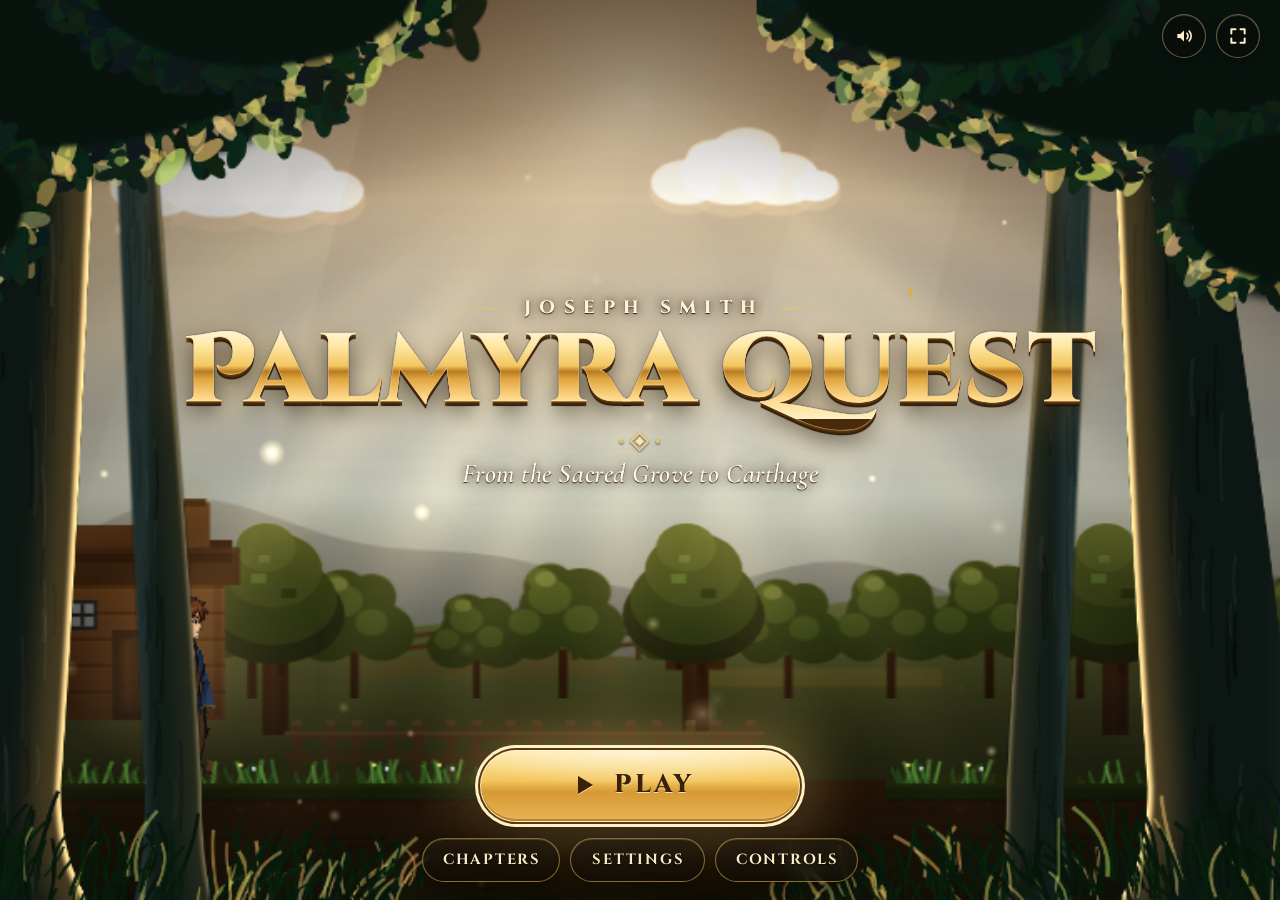
<file: index.html>
<!DOCTYPE html>
<html lang="en">
<head>
  <meta charset="UTF-8" />
  <meta name="viewport" content="width=device-width, initial-scale=1.0, maximum-scale=1.0, user-scalable=no, viewport-fit=cover, interactive-widget=resizes-content" />
  <meta name="theme-color" content="#0f1d17" />
  <meta name="mobile-web-app-capable" content="yes" />
  <meta name="apple-mobile-web-app-capable" content="yes" />
  <meta name="apple-mobile-web-app-title" content="Palmyra Quest" />
  <meta name="apple-mobile-web-app-status-bar-style" content="black-translucent" />
  <meta name="screen-orientation" content="landscape" />
  <meta name="description" content="Joseph Smith — Palmyra Quest. A family-friendly 7-chapter arcade campaign from the Sacred Grove to Carthage." />
  <meta property="og:type" content="website" />
  <meta property="og:title" content="Joseph Smith — Palmyra Quest" />
  <meta property="og:description" content="A family-friendly 7-chapter arcade campaign: from the Sacred Grove to Carthage." />
  <meta property="og:url" content="https://palmyra-quest.netlify.app/" />
  <meta property="og:image" content="https://palmyra-quest.netlify.app/assets/og.png" />
  <meta name="twitter:card" content="summary_large_image" />
  <meta name="twitter:title" content="Joseph Smith — Palmyra Quest" />
  <meta name="twitter:description" content="A family-friendly 7-chapter arcade campaign: from the Sacred Grove to Carthage." />
  <meta name="twitter:image" content="https://palmyra-quest.netlify.app/assets/og.png" />
  <link rel="icon" href="assets/icons/favicon-32.png?v=85" sizes="32x32" type="image/png" />
  <link rel="icon" href="assets/icons/favicon-16.png?v=85" sizes="16x16" type="image/png" />
  <link rel="icon" href="assets/icons/icon-192.png?v=85" sizes="192x192" type="image/png" />
  <link rel="apple-touch-icon" href="assets/icons/apple-touch-icon-180.png?v=85" sizes="180x180" />
  <link rel="manifest" href="manifest.webmanifest?v=85" />
  <link rel="preconnect" href="https://fonts.googleapis.com" />
  <link rel="preconnect" href="https://fonts.gstatic.com" crossorigin />
  <link href="https://fonts.googleapis.com/css2?family=Cinzel:wght@600;700;800;900&family=Cinzel+Decorative:wght@700;900&family=Cormorant+Garamond:ital,wght@1,500;1,600&family=Source+Sans+3:wght@500;600;700;800&display=swap" rel="stylesheet" />
  <title>Joseph Smith — Palmyra Quest</title>
  <link rel="stylesheet" href="css/style.css?v=85" />
  <script>
    (function () {
      var touch =
        (navigator.maxTouchPoints > 0) ||
        ('ontouchstart' in window) ||
        (window.matchMedia && (
          matchMedia('(max-width:900px)').matches ||
          matchMedia('(pointer:coarse)').matches ||
          matchMedia('(hover:none)').matches
        ));
      if (!touch) return;
      document.documentElement.classList.add('touch-ui');
      if (document.body) document.body.classList.add('touch-ui');
      else document.addEventListener('DOMContentLoaded', function () {
        document.body.classList.add('touch-ui');
      });
    })();
  </script>
</head>
<body>
  <div id="game-wrap">
    <div id="stage">
      <canvas id="game" width="1080" height="480" aria-label="Joseph Smith Palmyra Quest"></canvas>
      <canvas id="title-bg" aria-hidden="true"></canvas>
      <div id="hud" hidden>
        <div class="hud-hearts" data-hud-hearts></div>
        <div class="hud-chapter" data-hud-chapter>1/7</div>
        <div class="hud-end">
          <div class="hud-score" data-hud-score>000000</div>
          <div class="hud-btns">
            <button type="button" class="fs-btn" data-ui-cmd="fullscreen" data-ui-fs-icon aria-label="Play full screen"><svg viewBox="0 0 24 24" width="18" height="18" aria-hidden="true" focusable="false"><path d="M4 9V4h5M15 4h5v5M20 15v5h-5M9 20H4v-5" fill="none" stroke="currentColor" stroke-width="2.6" stroke-linecap="round" stroke-linejoin="round"/></svg></button>
            <button type="button" id="mute-btn" class="mute-btn" data-ui-mute aria-label="Mute sound" aria-pressed="false">MUTE</button>
            <button type="button" class="pause-btn" data-ui-cmd="pause" aria-label="Pause">II</button>
          </div>
        </div>
      </div>

      <div id="ui-overlays" aria-live="polite">
        <div id="ui-title" class="ui-screen pqt" hidden>
          <div class="pqt-top">
            <p class="pqt-best" data-ui-best hidden></p>
            <div class="pqt-top-btns">
              <button type="button" class="pqt-icon-btn" data-ui-cmd="sound" data-ui-sound-icon aria-label="Mute sound" title="Sound"><svg class="pqt-ico-on" viewBox="0 0 24 24" width="20" height="20" aria-hidden="true" focusable="false"><path d="M4 9.5h3.5L12 5.5v13l-4.5-4H4z" fill="currentColor"/><path d="M15.5 8.8a4.5 4.5 0 0 1 0 6.4M18.2 6.2a8.2 8.2 0 0 1 0 11.6" fill="none" stroke="currentColor" stroke-width="2" stroke-linecap="round"/></svg><svg class="pqt-ico-off" viewBox="0 0 24 24" width="20" height="20" aria-hidden="true" focusable="false"><path d="M4 9.5h3.5L12 5.5v13l-4.5-4H4z" fill="currentColor"/><path d="M16 9.5l5 5M21 9.5l-5 5" fill="none" stroke="currentColor" stroke-width="2" stroke-linecap="round"/></svg></button>
              <button type="button" class="pqt-icon-btn pqt-fs-btn" data-ui-cmd="fullscreen" data-ui-fs-icon aria-label="Play full screen" title="Full screen"><svg viewBox="0 0 24 24" width="20" height="20" aria-hidden="true" focusable="false"><path d="M4 9V4h5M15 4h5v5M20 15v5h-5M9 20H4v-5" fill="none" stroke="currentColor" stroke-width="2.4" stroke-linecap="round" stroke-linejoin="round"/></svg></button>
            </div>
          </div>

          <div class="pqt-lockup">
            <p class="pqt-kicker"><span class="pqt-kick-line" aria-hidden="true"></span>Joseph Smith<span class="pqt-kick-line" aria-hidden="true"></span></p>
            <h1 class="pqt-name" aria-label="Joseph Smith: Palmyra Quest"><span class="pqt-name-a" data-text="Palmyra">Palmyra</span> <span class="pqt-name-b" data-text="Quest">Quest</span></h1>
            <svg class="pqt-orn" viewBox="0 0 320 22" aria-hidden="true" focusable="false"><defs><linearGradient id="pqtOrnG" x1="0" x2="1"><stop offset="0" stop-color="#c99a3a" stop-opacity="0"/><stop offset=".5" stop-color="#ffe7a8"/><stop offset="1" stop-color="#c99a3a" stop-opacity="0"/></linearGradient></defs><path d="M8 11H136M184 11H312" stroke="url(#pqtOrnG)" stroke-width="1.6"/><path d="M160 2l9 9-9 9-9-9z" fill="none" stroke="#f3d48a" stroke-width="1.6"/><path d="M160 6.5l4.5 4.5-4.5 4.5-4.5-4.5z" fill="#ffe7a8"/><circle cx="141" cy="11" r="2" fill="#e8c26a"/><circle cx="179" cy="11" r="2" fill="#e8c26a"/></svg>
            <p class="pqt-tag">From the Sacred Grove to Carthage</p>
          </div>

          <div class="pqt-menu" role="group" aria-label="Main menu">
            <button type="button" class="pqt-btn pqt-primary ui-continue-btn" data-ui-cmd="continue" hidden>Continue</button>
            <button type="button" class="pqt-btn pqt-primary pqt-play" data-ui-cmd="begin" aria-label="Play: begin a new game"><span class="pqt-play-ico" aria-hidden="true"></span>Play</button>
            <div class="pqt-sec">
              <button type="button" class="pqt-btn pqt-secondary pqt-new" data-ui-cmd="begin" aria-label="New game from chapter 1">New Game</button>
              <button type="button" class="pqt-btn pqt-secondary" data-ui-cmd="chapters" aria-label="Choose a chapter">Chapters</button>
              <button type="button" class="pqt-btn pqt-secondary" data-ui-cmd="settings" aria-label="Settings" aria-haspopup="dialog">Settings</button>
              <button type="button" class="pqt-btn pqt-secondary" data-ui-cmd="controls" aria-label="Controls">Controls</button>
            </div>
          </div>

          <div class="pqt-settings" data-pqt-settings hidden>
            <div class="pqt-sheet" role="dialog" aria-modal="true" aria-labelledby="pqt-settings-title">
              <h2 class="pqt-sheet-title" id="pqt-settings-title">Settings</h2>
              <button type="button" class="pqt-row" data-ui-cmd="difficulty" data-ui-diff-label aria-label="Difficulty">Difficulty: Normal</button>
              <button type="button" class="pqt-row" data-ui-cmd="flash" data-ui-flash-label title="Also turns down particles and lighting effects">Reduce flashing: Off</button>
              <button type="button" class="pqt-row" data-ui-cmd="sound" data-ui-sound-label>Sound: On</button>
              <button type="button" class="pqt-row pqt-row-fs" data-ui-cmd="fullscreen" data-ui-fs-label><span data-ui-fs-text>Full screen</span></button>
              <button type="button" class="pqt-btn pqt-secondary pqt-done" data-ui-cmd="settings-close">Done</button>
            </div>
          </div>
        </div>

        <div id="ui-chapters" class="ui-screen ui-screen--dim" hidden>
          <div class="ui-panel ui-chapters-panel" role="dialog" aria-label="Chapters">
            <h2 class="ui-heading">Chapters</h2>
            <p class="ui-muted" data-ui-chapters-sum></p>
            <p class="ui-muted ui-stars-how" data-ui-stars-how>A star for each goal (max 3): within par time · lose 1 heart or fewer (3 in boss chapters) · all 3 journal pages. Clearing always earns at least 1.</p>
            <div class="ui-chapter-grid">
              <button type="button" class="ui-chapter-card" data-ui-cmd="play:1" data-ui-chapter="1"><span class="ui-chapter-num">1</span><span class="ui-chapter-name" data-ui-chapter-name></span><span class="ui-chapter-stars" data-ui-chapter-stars></span><span class="ui-chapter-pages" data-ui-chapter-pages></span></button>
              <button type="button" class="ui-chapter-card" data-ui-cmd="play:2" data-ui-chapter="2"><span class="ui-chapter-num">2</span><span class="ui-chapter-name" data-ui-chapter-name></span><span class="ui-chapter-stars" data-ui-chapter-stars></span><span class="ui-chapter-pages" data-ui-chapter-pages></span></button>
              <button type="button" class="ui-chapter-card" data-ui-cmd="play:3" data-ui-chapter="3"><span class="ui-chapter-num">3</span><span class="ui-chapter-name" data-ui-chapter-name></span><span class="ui-chapter-stars" data-ui-chapter-stars></span><span class="ui-chapter-pages" data-ui-chapter-pages></span></button>
              <button type="button" class="ui-chapter-card" data-ui-cmd="play:4" data-ui-chapter="4"><span class="ui-chapter-num">4</span><span class="ui-chapter-name" data-ui-chapter-name></span><span class="ui-chapter-stars" data-ui-chapter-stars></span><span class="ui-chapter-pages" data-ui-chapter-pages></span></button>
              <button type="button" class="ui-chapter-card" data-ui-cmd="play:5" data-ui-chapter="5"><span class="ui-chapter-num">5</span><span class="ui-chapter-name" data-ui-chapter-name></span><span class="ui-chapter-stars" data-ui-chapter-stars></span><span class="ui-chapter-pages" data-ui-chapter-pages></span></button>
              <button type="button" class="ui-chapter-card" data-ui-cmd="play:6" data-ui-chapter="6"><span class="ui-chapter-num">6</span><span class="ui-chapter-name" data-ui-chapter-name></span><span class="ui-chapter-stars" data-ui-chapter-stars></span><span class="ui-chapter-pages" data-ui-chapter-pages></span></button>
              <button type="button" class="ui-chapter-card" data-ui-cmd="play:7" data-ui-chapter="7"><span class="ui-chapter-num">7</span><span class="ui-chapter-name" data-ui-chapter-name></span><span class="ui-chapter-stars" data-ui-chapter-stars></span><span class="ui-chapter-pages" data-ui-chapter-pages></span></button>
            </div>
            <div class="ui-journal-row" role="group" aria-label="Journal entries">
              <span class="ui-journal-label">Journal</span>
              <button type="button" class="ui-journal-btn" data-ui-cmd="journal:1" data-ui-journal-btn="1">1</button>
              <button type="button" class="ui-journal-btn" data-ui-cmd="journal:2" data-ui-journal-btn="2">2</button>
              <button type="button" class="ui-journal-btn" data-ui-cmd="journal:3" data-ui-journal-btn="3">3</button>
              <button type="button" class="ui-journal-btn" data-ui-cmd="journal:4" data-ui-journal-btn="4">4</button>
              <button type="button" class="ui-journal-btn" data-ui-cmd="journal:5" data-ui-journal-btn="5">5</button>
              <button type="button" class="ui-journal-btn" data-ui-cmd="journal:6" data-ui-journal-btn="6">6</button>
              <button type="button" class="ui-journal-btn" data-ui-cmd="journal:7" data-ui-journal-btn="7">7</button>
              <span class="ui-journal-hint" data-ui-journal-hint>Find all 3 pages in a chapter to read its entry</span>
            </div>
            <div class="ui-actions">
              <button type="button" class="ui-share-btn" data-ui-cmd="back" aria-label="Back to title">Back</button>
            </div>
            <p class="ui-menu-hint">← → choose · Enter play · Esc back</p>
          </div>
        </div>

        <div id="ui-intro" class="ui-screen" hidden>
          <div class="ui-intro-card">
            <p class="ui-intro-num" data-ui-intro-num>Chapter 1 of 7</p>
            <h2 class="ui-intro-title" data-ui-intro-title>Sacred Grove</h2>
            <p class="ui-rule" aria-hidden="true"></p>
            <p class="ui-intro-story" data-ui-intro-story></p>
            <p class="ui-intro-year" data-ui-intro-year></p>
          </div>
          <p class="ui-intro-skip">Tap or press Enter to begin</p>
        </div>

        <div id="ui-journal" class="ui-screen ui-screen--dim" hidden>
          <div class="ui-parchment" role="dialog" aria-labelledby="ui-journal-title">
            <p class="ui-parch-kicker" data-ui-journal-kicker>Journal · Chapter 1</p>
            <h2 class="ui-parch-title" id="ui-journal-title" data-ui-journal-title></h2>
            <p class="ui-parch-place" data-ui-journal-place></p>
            <p class="ui-parch-body" data-ui-journal-body></p>
            <p class="ui-parch-tip" data-ui-journal-tip hidden></p>
            <button type="button" class="ui-start-btn ui-start-btn--compact ui-parch-btn" data-ui-cmd="journal-close">Continue</button>
          </div>
        </div>

        <div id="ui-pause" class="ui-screen ui-screen--dim" hidden>
          <div class="ui-panel ui-pause-panel" role="dialog" aria-label="Paused">
            <h2 class="ui-heading">Paused</h2>
            <p class="ui-muted" data-ui-pause-chapter></p>
            <div class="ui-menu">
              <button type="button" class="ui-menu-btn" data-ui-cmd="resume">Resume</button>
              <button type="button" class="ui-menu-btn" data-ui-cmd="restart">Restart Chapter</button>
              <button type="button" class="ui-menu-btn" data-ui-cmd="controls">Controls</button>
              <button type="button" class="ui-menu-btn ui-menu-btn--fs" data-ui-cmd="fullscreen" data-ui-fs-label>Full screen</button>
              <button type="button" class="ui-menu-btn" data-ui-cmd="difficulty" data-ui-diff-label>Difficulty: Normal</button>
              <button type="button" class="ui-menu-btn" data-ui-cmd="flash" data-ui-flash-label title="Also turns down particles and lighting effects">Reduce flashing: Off</button>
              <button type="button" class="ui-menu-btn" data-ui-cmd="sound" data-ui-sound-label>Sound: On</button>
              <button type="button" class="ui-menu-btn" data-ui-cmd="quit">Quit to Title</button>
            </div>
            <p class="ui-menu-hint" data-ui-pause-hint>Esc / P to resume · ↑ ↓ + Enter to choose</p>
          </div>
        </div>


        <div id="ui-controls" class="ui-screen ui-screen--dim" hidden>
          <div class="ui-panel ui-controls-panel" role="dialog" aria-labelledby="ui-controls-title">
            <h2 class="ui-heading" id="ui-controls-title">Controls</h2>
            <table class="ui-ctl-table">
              <thead><tr><th scope="col">Action</th><th scope="col">Key</th><th scope="col">Alt key</th><th scope="col">Gamepad</th><th scope="col">Touch</th></tr></thead>
              <tbody>
              <tr data-ui-ctl-row="jump">
                <th scope="row" data-ui-ctl-name></th>
                <td><button type="button" class="ui-key-btn" data-ui-bind="jump:0"></button></td>
                <td><button type="button" class="ui-key-btn" data-ui-bind="jump:1"></button></td>
                <td class="ui-ctl-pad" data-ui-ctl-pad></td>
                <td class="ui-ctl-touch" data-ui-ctl-touch></td>
              </tr>
              <tr data-ui-ctl-row="attack">
                <th scope="row" data-ui-ctl-name></th>
                <td><button type="button" class="ui-key-btn" data-ui-bind="attack:0"></button></td>
                <td><button type="button" class="ui-key-btn" data-ui-bind="attack:1"></button></td>
                <td class="ui-ctl-pad" data-ui-ctl-pad></td>
                <td class="ui-ctl-touch" data-ui-ctl-touch></td>
              </tr>
              <tr data-ui-ctl-row="left">
                <th scope="row" data-ui-ctl-name></th>
                <td><button type="button" class="ui-key-btn" data-ui-bind="left:0"></button></td>
                <td><button type="button" class="ui-key-btn" data-ui-bind="left:1"></button></td>
                <td class="ui-ctl-pad" data-ui-ctl-pad></td>
                <td class="ui-ctl-touch" data-ui-ctl-touch></td>
              </tr>
              <tr data-ui-ctl-row="right">
                <th scope="row" data-ui-ctl-name></th>
                <td><button type="button" class="ui-key-btn" data-ui-bind="right:0"></button></td>
                <td><button type="button" class="ui-key-btn" data-ui-bind="right:1"></button></td>
                <td class="ui-ctl-pad" data-ui-ctl-pad></td>
                <td class="ui-ctl-touch" data-ui-ctl-touch></td>
              </tr>
              <tr data-ui-ctl-row="up">
                <th scope="row" data-ui-ctl-name></th>
                <td><button type="button" class="ui-key-btn" data-ui-bind="up:0"></button></td>
                <td><button type="button" class="ui-key-btn" data-ui-bind="up:1"></button></td>
                <td class="ui-ctl-pad" data-ui-ctl-pad></td>
                <td class="ui-ctl-touch" data-ui-ctl-touch></td>
              </tr>
              <tr data-ui-ctl-row="down">
                <th scope="row" data-ui-ctl-name></th>
                <td><button type="button" class="ui-key-btn" data-ui-bind="down:0"></button></td>
                <td><button type="button" class="ui-key-btn" data-ui-bind="down:1"></button></td>
                <td class="ui-ctl-pad" data-ui-ctl-pad></td>
                <td class="ui-ctl-touch" data-ui-ctl-touch></td>
              </tr>
              <tr data-ui-ctl-row="pause">
                <th scope="row" data-ui-ctl-name></th>
                <td><button type="button" class="ui-key-btn" data-ui-bind="pause:0"></button></td>
                <td><button type="button" class="ui-key-btn" data-ui-bind="pause:1"></button></td>
                <td class="ui-ctl-pad" data-ui-ctl-pad></td>
                <td class="ui-ctl-touch" data-ui-ctl-touch></td>
              </tr>
              </tbody>
            </table>
            <p class="ui-ctl-msg" data-ui-ctl-msg aria-live="polite">Click a key to change it · Enter confirms menus · M mutes</p>
            <div class="ui-ctl-actions">
              <button type="button" class="ui-menu-btn ui-ctl-reset" data-ui-cmd="controls-reset">Reset to defaults</button>
              <button type="button" class="ui-menu-btn ui-ctl-back" data-ui-cmd="controls-back">Back</button>
            </div>
          </div>
        </div>

        <div id="ui-clear" class="ui-screen ui-screen--dim" hidden>
          <div class="ui-panel ui-panel--wide">
            <p class="ui-flourish">◆</p>
            <h2 class="ui-heading ui-heading--gold" data-ui-clear-title>Path Cleared</h2>
            <div class="ui-stars" data-ui-stars aria-label="Stars"><span class="ui-star">★</span><span class="ui-star">★</span><span class="ui-star">★</span></div>
            <p class="ui-muted ui-stars-how">A star for each goal met · clearing always earns at least 1</p>
            <ul class="ui-results" data-ui-results>
              <li data-ui-res="clear"></li>
              <li data-ui-res="time"></li>
              <li data-ui-res="hearts"></li>
              <li data-ui-res="pages"></li>
            </ul>
            <p class="ui-score"><span data-ui-score>Score: 0</span> <span class="ui-res-best" data-ui-res-best></span></p>
            <p class="ui-body ui-clear-next" data-ui-clear-next>Onward…</p>
            <div class="ui-clear-actions">
              <button type="button" class="ui-share-btn ui-retry-btn" data-ui-cmd="retry" aria-label="Retry this chapter">↺ Retry</button>
              <button type="button" class="ui-start-btn ui-start-btn--compact ui-clear-continue" data-ui-cmd="next" aria-label="Continue to next chapter">Continue</button>
            </div>
          </div>
        </div>

        <div id="ui-win" class="ui-screen ui-credits" hidden>
          <div class="ui-credits-view" aria-label="Credits">
            <div class="ui-credits-roll" data-ui-credits-roll>
              <p class="ui-flourish">◆</p>
              <h2 class="ui-credits-head">He sealed his testimony.</h2>
              <p class="ui-credits-sub">Carthage Jail, Illinois · June 27, 1844</p>
              <p class="ui-credits-line">Joseph stood firm through every trial,<br />from a boy praying in the grove to his last day.</p>
              <h3>The Prophet’s Path</h3>
              <p>Sacred Grove · 1820</p>
              <p>A Messenger · 1823</p>
              <p>Hill Cumorah · 1827</p>
              <p>Missouri Night · 1838</p>
              <p>Far West Road · 1838–39</p>
              <p>Nauvoo · 1844</p>
              <p>Carthage Jail · 1844</p>
              <h3>Music</h3>
              <p class="ui-credits-note">All melodies are public-domain hymn tunes, arranged as chiptunes for this game.</p>
              <p><b>Jesus Loves Me</b> — William B. Bradbury, 1862</p>
              <p><b>Amazing Grace</b> (New Britain) — American folk melody, 1829</p>
              <p><b>Old Hundredth</b> — Genevan Psalter, 1551</p>
              <p><b>How Firm a Foundation</b> — Funk’s Genuine Church Music, 1832</p>
              <p><b>Come, Come, Ye Saints</b> (All Is Well) — folk hymn, 1842–44</p>
              <p><b>Onward, Christian Soldiers</b> (St. Gertrude) — Arthur Sullivan, 1871</p>
              <p><b>Glorious Things of Thee Are Spoken</b> (Austrian Hymn) — Joseph Haydn, 1797</p>
              <p><b>Nearer, My God, to Thee</b> (Bethany) — Lowell Mason, 1856</p>
              <p><b>Battle Hymn</b> tune — American camp-meeting song, c. 1856</p>
              <h3>Made with</h3>
              <p>HTML5 canvas · Web Audio · no build step</p>
              <p class="ui-credits-line">Thank you for playing.</p>
              <p class="ui-flourish">◆</p>
            </div>
          </div>
          <div class="ui-credits-foot">
            <p class="ui-credits-score"><span data-ui-score>Score: 0</span> · <span data-ui-best-final>Best: 0</span> · <span data-ui-final-stars></span></p>
            <div class="ui-actions">
              <a class="ui-share-btn ui-share-btn--x" data-ui-share href="#" target="_blank" rel="noopener noreferrer">Share on X</a>
              <button type="button" class="ui-start-btn ui-start-btn--compact" data-ui-cmd="title" aria-label="Return to title">Title</button>
            </div>
          </div>
        </div>

        <div id="ui-lose" class="ui-screen ui-screen--dim" hidden>
          <div class="ui-panel ui-panel--wide">
            <h2 class="ui-heading ui-heading--danger">Fallen</h2>
            <p class="ui-body">Rise again, Joseph.</p>
            <p class="ui-score" data-ui-score>Score: 0</p>
            <div class="ui-actions">
              <button type="button" class="ui-start-btn ui-start-btn--compact" data-ui-cmd="retry" data-ui-retry-label aria-label="Retry this chapter">Retry Chapter</button>
              <button type="button" class="ui-share-btn" data-ui-cmd="title" aria-label="Return to title">Title</button>
              <a class="ui-share-btn" data-ui-share href="#" target="_blank" rel="noopener noreferrer">Share</a>
            </div>
          </div>
        </div>
      </div>

      <div id="ui-fs-help" class="ui-fs-help" role="dialog" aria-modal="true" aria-labelledby="ui-fs-help-title" hidden>
        <div class="ui-fs-card">
          <h2 class="ui-fs-title" id="ui-fs-help-title">Play full screen</h2>
          <div data-fs-ios>
            <p class="ui-fs-lead">Tap <b>Share</b>, then <b>Add to Home Screen</b> for full screen.</p>
            <ol class="ui-fs-steps">
              <li><span class="ui-fs-ico ui-fs-ico--share"><svg viewBox="0 0 48 48" width="40" height="40" aria-hidden="true"><path d="M17 18h-5a2.5 2.5 0 0 0-2.5 2.5v19A2.5 2.5 0 0 0 12 42h24a2.5 2.5 0 0 0 2.5-2.5v-19A2.5 2.5 0 0 0 36 18h-5" fill="none" stroke="#2f7cf6" stroke-width="3.4" stroke-linecap="round"/><path d="M24 30V5M15.5 13.5 24 5l8.5 8.5" fill="none" stroke="#2f7cf6" stroke-width="3.4" stroke-linecap="round" stroke-linejoin="round"/></svg></span><span class="ui-fs-cap"><b>1</b> Tap <b>Share</b> in Safari</span></li>
              <li class="ui-fs-arrow" aria-hidden="true">→</li>
              <li><span class="ui-fs-ico ui-fs-ico--menu"><span class="ui-fs-menu-row">Add to Home Screen <svg viewBox="0 0 48 48" width="22" height="22" aria-hidden="true"><rect x="7" y="7" width="34" height="34" rx="8" fill="none" stroke="#222" stroke-width="3.4"/><path d="M24 15v18M15 24h18" stroke="#222" stroke-width="3.4" stroke-linecap="round"/></svg></span></span><span class="ui-fs-cap"><b>2</b> Choose <b>Add to Home Screen</b></span></li>
              <li class="ui-fs-arrow" aria-hidden="true">→</li>
              <li><span class="ui-fs-ico ui-fs-ico--app"><img src="assets/apple-touch-icon.png?v=85" alt="" width="44" height="44" /></span><span class="ui-fs-cap"><b>3</b> Open <b>Palmyra Quest</b> from your Home Screen</span></li>
            </ol>
            <p class="ui-fs-note">On newer iPhones, Share may be inside the <b>•••</b> menu.</p>
          </div>
          <div data-fs-other hidden>
            <p class="ui-fs-lead">This browser can’t switch a web page to full screen. Open the browser menu and choose <b>Add to Home screen</b> or <b>Install app</b>, then start Palmyra Quest from there.</p>
          </div>
          <button type="button" class="ui-start-btn ui-start-btn--compact" data-fs-close>Got it</button>
        </div>
      </div>

      <div id="ui-tip" class="ui-tip" role="status" aria-live="polite"></div>
      <div id="ui-toast" class="ui-toast" role="status" aria-live="polite"></div>

      <div id="touch-controls" aria-hidden="true">
      <div class="touch-bar">
        <div class="touch-stick" id="touch-stick" role="application" aria-label="Move stick — left right look-up down duck">
          <div class="touch-stick-base" aria-hidden="true">
            <span class="touch-stick-cross touch-stick-cross--h"></span>
            <span class="touch-stick-cross touch-stick-cross--v"></span>
            <span class="touch-stick-hint touch-stick-hint--u">▲</span>
            <span class="touch-stick-hint touch-stick-hint--d">▼</span>
            <span class="touch-stick-hint touch-stick-hint--l">◀</span>
            <span class="touch-stick-hint touch-stick-hint--r">▶</span>
          </div>
          <div class="touch-stick-knob" id="touch-stick-knob" aria-hidden="true"></div>
        </div>
        <div class="touch-cluster touch-actions" aria-label="Actions">
          <button type="button" class="touch-btn touch-jump" data-action="jump" aria-label="Jump"><span>A</span><small>Jump</small></button>
          <button type="button" class="touch-btn touch-attack" data-action="attack" aria-label="Attack"><span>B</span><small>Attack</small></button>
        </div>
      </div>
      </div>
    </div>

    <div id="rotate-gate">
      <p class="rotate-icon" aria-hidden="true">⟳</p>
      <p>Turn your device sideways</p>
      <p class="ui-muted">Palmyra Quest plays in landscape. Rotation lock on? Turn it off, or:</p>
      <button type="button" class="rotate-anyway" data-gate-dismiss>Play anyway</button>
    </div>

    <p id="hint" data-ui-key-hint>Move ← → / A D · Jump Space / Z · Attack X / J · Kneel ↓ / S · Look up ↑ / W · Pause Esc / P · Mute M · Gamepad: A jump, B / X attack</p>
  </div>
  <script type="module" src="js/main.js?v=85"></script>
</body>
</html>
</file>
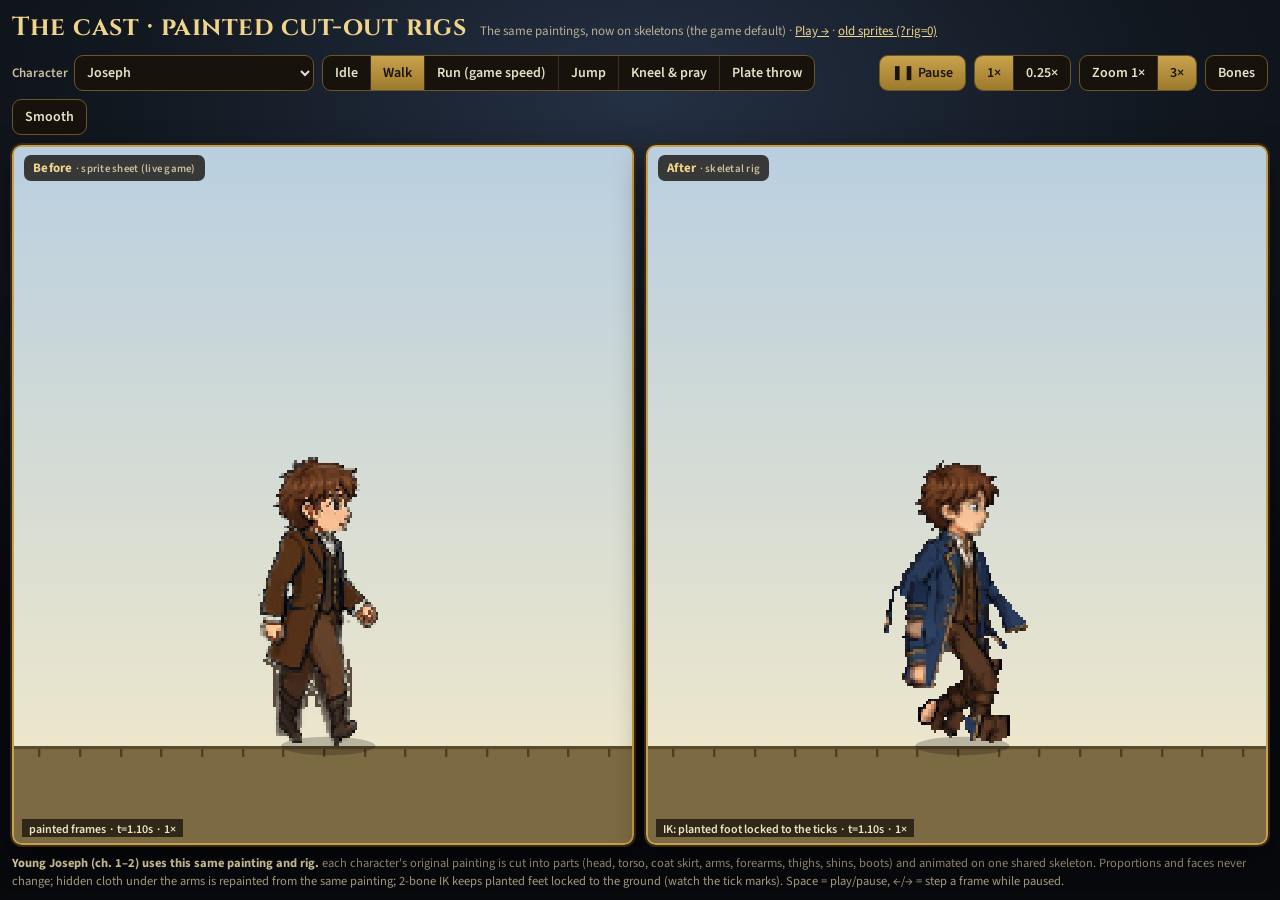
<file: rig-preview.html>
<!DOCTYPE html>
<html lang="en">
<head>
<meta charset="UTF-8" />
<meta name="viewport" content="width=device-width, initial-scale=1, viewport-fit=cover" />
<meta name="theme-color" content="#1a1208" />
<meta name="robots" content="noindex" />
<title>Cast rig preview — Palmyra Quest</title>
<link rel="icon" href="favicon.svg" type="image/svg+xml" />
<link rel="preconnect" href="https://fonts.googleapis.com" />
<link rel="preconnect" href="https://fonts.gstatic.com" crossorigin />
<link href="https://fonts.googleapis.com/css2?family=Cinzel:wght@600;700&family=Source+Sans+3:wght@500;600;700&display=swap" rel="stylesheet" />
<style>
  * { box-sizing: border-box; margin: 0; padding: 0; }
  html, body { height: 100%; }
  body {
    background: radial-gradient(ellipse 90% 70% at 50% 10%, #243044 0%, #121820 45%, #08090d 100%);
    color: #e8e0c8; font-family: "Source Sans 3", system-ui, -apple-system, "Segoe UI", sans-serif;
    display: flex; flex-direction: column; min-height: 100dvh;
    padding: max(10px, env(safe-area-inset-top)) max(12px, env(safe-area-inset-right)) max(10px, env(safe-area-inset-bottom)) max(12px, env(safe-area-inset-left));
    gap: 10px; -webkit-text-size-adjust: 100%;
  }
  header { display: flex; align-items: baseline; gap: 14px; flex-wrap: wrap; }
  h1 { font-family: Cinzel, Palatino, serif; font-size: clamp(17px, 2.3vw, 26px); color: #f0d48a; letter-spacing: .02em; }
  .sub { font-size: 13px; color: #b9ae92; }
  .sub a { color: #f0d48a; }
  .bar { display: flex; gap: 8px; flex-wrap: wrap; align-items: center; }
  .seg { display: inline-flex; border: 1px solid #6d5626; border-radius: 9px; overflow: hidden; background: #17130c; }
  .seg button, .btn {
    font: 600 14px "Source Sans 3", system-ui, sans-serif; color: #e8e0c8; background: transparent;
    border: 0; padding: 7px 12px; cursor: pointer; min-height: 34px; white-space: nowrap;
  }
  .seg button + button { border-left: 1px solid #3d311b; }
  .seg button[aria-pressed="true"] { background: linear-gradient(#c9a24c, #9c7a2c); color: #1b1408; }
  .btn { border: 1px solid #6d5626; border-radius: 9px; background: #17130c; }
  .btn[aria-pressed="true"] { background: linear-gradient(#c9a24c, #9c7a2c); color: #1b1408; }
  .spacer { flex: 1; }
  .pick { display: inline-flex; align-items: center; gap: 6px; font: 600 13px "Source Sans 3", sans-serif; color: #cbbf9f; }
  .pick select { font: 600 14px "Source Sans 3", system-ui, sans-serif; color: #e8e0c8; background: #17130c; border: 1px solid #6d5626; border-radius: 9px; padding: 6px 8px; min-height: 34px; max-width: 46vw; }
  main { flex: 1; display: grid; grid-template-columns: 1fr 1fr; gap: 12px; min-height: 0; }
  .panel {
    position: relative; border: 2px solid #c4a050; border-radius: 10px; overflow: hidden; min-height: 220px;
    box-shadow: 0 0 0 2px #3a2810, 0 12px 30px rgba(0,0,0,.5);
    background: linear-gradient(#c7d9e6 0%, #e6e2c8 62%, #b9a77a 62.2%, #8f7a4c 100%);
  }
  .panel canvas { position: absolute; inset: 0; width: 100%; height: 100%; display: block; }
  .tag {
    position: absolute; left: 10px; top: 8px; z-index: 2; font: 700 13px "Source Sans 3", sans-serif;
    background: rgba(18, 14, 8, .78); color: #f0d48a; padding: 4px 9px; border-radius: 7px; letter-spacing: .02em;
  }
  .tag small { color: #cbbf9f; font-weight: 600; }
  footer { font-size: 12.5px; color: #a79c80; line-height: 1.4; }
  footer b { color: #e8d9a8; }
  @media (max-height: 500px) and (orientation: landscape) {
    body { gap: 6px; padding-top: max(6px, env(safe-area-inset-top)); padding-bottom: max(6px, env(safe-area-inset-bottom)); }
    header .sub { display: none; }
    h1 { font-size: 16px; }
    .seg button, .btn { padding: 4px 9px; min-height: 30px; font-size: 13px; }
    .pick select { min-height: 30px; padding: 3px 6px; font-size: 13px; }
    .pick span { display: none; }
    footer { display: none; }
    main { gap: 8px; }
    .panel { min-height: 0; }
  }
  @media (max-width: 560px) and (orientation: portrait) {
    main { grid-template-columns: 1fr; grid-template-rows: 1fr 1fr; }
  }
</style>
</head>
<body>
<header>
  <h1>The cast · painted cut-out rigs</h1>
  <span class="sub">The same paintings, now on skeletons (the game default) · <a href="index.html">Play →</a> · <a href="index.html?rig=0">old sprites (?rig=0)</a></span>
</header>
<div class="bar">
  <label class="pick"><span>Character</span> <select id="who" aria-label="Character"></select></label>
  <div class="seg" id="anims" role="group" aria-label="Animation"></div>
  <span class="spacer"></span>
  <button class="btn" id="play" aria-pressed="true">❚❚ Pause</button>
  <div class="seg" role="group" aria-label="Speed"><button data-speed="1" aria-pressed="true">1×</button><button data-speed="0.25">0.25×</button></div>
  <div class="seg" role="group" aria-label="Zoom"><button data-zoom="1">Zoom 1×</button><button data-zoom="3" aria-pressed="true">3×</button></div>
  <button class="btn" id="bones" aria-pressed="false">Bones</button>
  <button class="btn" id="smooth" aria-pressed="false" title="Crisp = composited at 1 art pixel per pixel like the sprite">Smooth</button>
</div>
<main>
  <div class="panel"><span class="tag" id="oldTag">Before <small>· sprite sheet (live game)</small></span><canvas id="old"></canvas></div>
  <div class="panel"><span class="tag">After <small>· skeletal rig</small></span><canvas id="new"></canvas></div>
</main>
<footer id="foot">
  <b>How it works:</b> each character's original painting is cut into parts (head, torso, coat skirt, arms, forearms, thighs, shins, boots) and animated on one shared skeleton.
  Proportions and faces never change; hidden cloth under the arms is repainted from the same painting; 2-bone IK keeps planted feet locked to the ground (watch the tick marks).
  Space = play/pause, ←/→ = step a frame while paused.
</footer>
<script type="module">
import { loadRig } from './js/rig.js?v=75';
import { ANIMS, oldState, newState, drawOld, drawNew, GAME_K } from './js/rig-demo.js?v=75';
import { CAST, ANIM_LABEL, ANIM_DUR, castPose, castOldFrame, drawCast, loadCastRigs, rigFor } from './js/rig-cast.js?v=75';
import { ANIMALS, ANIMAL_ANIM_LABEL, ANIMAL_ANIM_DUR, animalPose, drawAnimal, loadAnimals, attackBeat } from './js/rig-animals.js?v=75';
import { drawSnake, drawBobcat, drawBear, drawBird } from './js/critters.js?v=75';
const isAnimal = (k) => !!ANIMALS[k];
const ANIMAL_NOTE = {
  snake: 'Timber rattlesnake, painted as parts (body strip laid along a spine curve, head, tongue, rattle). Slithers, coils with the rattle buzzing, strikes, recoils.',
  bobcat: 'Bobcat, painted as parts. Four planted-foot legs (2-bone IK, each paw stays put while it bears weight); crouches, wiggles and pounces.',
  bear: 'American black bear, painted as parts. Heavy planted-foot walk; rears up and huffs, then a short bluff charge with a forepaw swipe. No harm shown.',
  crow: 'American crow, painted as parts. Wings flap about the body axis (seen from the side: raised, edge-on, lowered); glide; swoops with feet forward.',
  owl: 'Great horned owl, painted feather group by feather group. Idle: perched upright on a branch (facial disc, ear tufts, yellow eyes; head swivels, blinks). Flight: each wing is an inner wing plus a separately painted hand of primaries that folds at the wrist on the upstroke. Swoop: wings half folded and swept back, talons forward, then a braking flare. No harm shown.',
};

const qs = new URLSearchParams(location.search);
const state = {
  who: CAST[qs.get('who')] || ANIMALS[qs.get('who')] ? qs.get('who') : 'joseph',
  anim: qs.get('anim') || 'walk',
  playing: qs.get('paused') == null, speed: +(qs.get('speed') || 1), zoom: +(qs.get('zoom') || 3),
  bones: qs.has('bones'), t: +(qs.get('t') || 0), smooth: qs.has('smooth'),
};
const imgs = {};
const loadImg = (src) => imgs[src] || (imgs[src] = new Promise((res) => { const i = new Image(); i.onload = () => res(i); i.onerror = () => res(null); i.src = src + '?v=75'; }));
const [rig] = await Promise.all([loadRig('assets/rig/', '75'), loadCastRigs('assets/rig/', '75'), loadAnimals('assets/rig/', '75')]);
const sheets = {};
for (const k in CAST) sheets[CAST[k].old.src] = await loadImg(CAST[k].old.src);

/** Per-character animation table: Joseph keeps his game-timed set, the cast uses rig-cast. */
function animsFor(who) {
  if (who === 'joseph') return ANIMS;
  if (isAnimal(who)) {
    const o = {};
    for (const a of ANIMALS[who].anims) o[a] = { label: ANIMAL_ANIM_LABEL[a], dur: ANIMAL_ANIM_DUR[a], speed: a === 'move' ? 1 : 0 };
    return o;
  }
  const o = {};
  for (const a of CAST[who].anims) {
    const sp = a === 'walk' ? 1 : 0;
    o[a] = { label: ANIM_LABEL[a], dur: ANIM_DUR[a], speed: sp };
  }
  return o;
}
function ensureAnim() {
  const A = animsFor(state.who);
  if (!A[state.anim]) state.anim = A.walk ? 'walk' : A.move ? 'move' : Object.keys(A)[0];
}
ensureAnim();

// ---- UI
const whoEl = document.getElementById('who');
for (const [k, d] of Object.entries(CAST)) {
  if (!rigFor(k) && k !== 'joseph') continue;
  const o = document.createElement('option');
  o.value = k; o.textContent = d.label;
  whoEl.appendChild(o);
}
{
  const og = document.createElement('optgroup');
  og.label = 'Wildlife (painted rigs)';
  for (const [k, d] of Object.entries(ANIMALS)) {
    const o = document.createElement('option');
    o.value = k; o.textContent = d.label;
    og.appendChild(o);
  }
  whoEl.appendChild(og);
}
whoEl.value = state.who;
whoEl.onchange = () => { state.who = whoEl.value; state.t = 0; buildAnims(); sync(); };
const animsEl = document.getElementById('anims');
function buildAnims() {
  ensureAnim();
  animsEl.innerHTML = '';
  for (const [k, a] of Object.entries(animsFor(state.who))) {
    const b = document.createElement('button');
    b.textContent = a.label; b.dataset.anim = k;
    b.onclick = () => { state.anim = k; state.t = 0; sync(); };
    animsEl.appendChild(b);
  }
}
buildAnims();
document.querySelectorAll('[data-speed]').forEach((b) => (b.onclick = () => { state.speed = +b.dataset.speed; sync(); }));
document.querySelectorAll('[data-zoom]').forEach((b) => (b.onclick = () => { state.zoom = +b.dataset.zoom; sync(); }));
const playBtn = document.getElementById('play');
playBtn.onclick = () => { state.playing = !state.playing; sync(); };
const bonesBtn = document.getElementById('bones');
bonesBtn.onclick = () => { state.bones = !state.bones; sync(); };
const smoothBtn = document.getElementById('smooth');
smoothBtn.onclick = () => { state.smooth = !state.smooth; sync(); };
addEventListener('keydown', (e) => {
  if (e.target === whoEl) return;
  if (e.code === 'Space') { state.playing = !state.playing; sync(); e.preventDefault(); }
  if (!state.playing && (e.code === 'ArrowRight' || e.code === 'ArrowLeft')) { state.t = Math.max(0, state.t + (e.code === 'ArrowRight' ? 1 : -1) / 60); }
});
function sync() {
  animsEl.querySelectorAll('button').forEach((b) => b.setAttribute('aria-pressed', String(b.dataset.anim === state.anim)));
  document.querySelectorAll('[data-speed]').forEach((b) => b.setAttribute('aria-pressed', String(+b.dataset.speed === state.speed)));
  document.querySelectorAll('[data-zoom]').forEach((b) => b.setAttribute('aria-pressed', String(+b.dataset.zoom === state.zoom)));
  playBtn.setAttribute('aria-pressed', String(state.playing));
  playBtn.textContent = state.playing ? '❚❚ Pause' : '▶ Play';
  bonesBtn.setAttribute('aria-pressed', String(state.bones));
  smoothBtn.setAttribute('aria-pressed', String(state.smooth));
  const note = isAnimal(state.who) ? ANIMAL_NOTE[state.who] : CAST[state.who].note;
  document.getElementById('oldTag').innerHTML = isAnimal(state.who) ? 'Before <small>· procedural drawing (live game)</small>'
    : CAST[state.who].carthage ? 'Painted source <small>· new character (live game: seated outline figure)</small>'
    : 'Before <small>· sprite sheet (live game)</small>';
  document.getElementById('foot').querySelector('b').textContent = note ? note + ' ' : 'How it works: ';
}
sync();

// ---- drawing
const cOld = document.getElementById('old'), cNew = document.getElementById('new');
function fit(c) {
  const r = c.getBoundingClientRect(), dpr = Math.min(3, devicePixelRatio || 1);
  const w = Math.round(r.width * dpr), h = Math.round(r.height * dpr);
  if (c.width !== w || c.height !== h) { c.width = w; c.height = h; }
  return { w: r.width, h: r.height, dpr };
}
function sample(which, t) {
  const who = state.who;
  if (who === 'joseph') {
    if (which === 'old') { const st = oldState(state.anim, t); return { st, air: st.air }; }
    const n = newState(state.anim, t);
    return { pose: n.pose, air: n.pose.rootY, dist: n.dist };
  }
  const r = rigFor(who);
  const { pose, dist } = castPose(who, r, state.anim, t);
  if (which === 'old') return { frame: castOldFrame(who, state.anim, t, dist), air: 0, dist };
  return { pose, air: 0, dist };
}
const ANIMAL_SPEED = { snake: 34, bobcat: 34, bear: 26, crow: 60, owl: 50 };
function animalScene(c, which, t, w, h, g) {
  const who = state.who, def = ANIMALS[who];
  const A = animsFor(who)[state.anim];
  let s = 0.875 * def.drawScale * state.zoom;
  const groundY = Math.round(h * 0.86);
  s = Math.min(s, (groundY - 18) / 110);
  const sky = g.createLinearGradient(0, 0, 0, groundY);
  sky.addColorStop(0, '#b9cfe0'); sky.addColorStop(1, '#ece6cc');
  g.fillStyle = sky; g.fillRect(0, 0, w, groundY);
  g.fillStyle = '#7c6a43'; g.fillRect(0, groundY, w, h);
  g.fillStyle = '#5c4a2c'; g.fillRect(0, groundY, w, Math.max(2, s * 1.2));
  const dist = state.anim === 'move' ? ANIMAL_SPEED[who] * t : 0;
  const tick = 16 * s;
  const off = -((dist * s) % tick);
  g.fillStyle = 'rgba(40,28,12,.55)';
  for (let x = off - tick; x < w + tick; x += tick) g.fillRect(Math.round(x), groundY + 3, Math.max(2, s * 0.9), Math.max(5, s * 3));
  const cx = Math.round(w / 2);
  const oy = def.fly ? Math.round(groundY - 52 * s) : groundY;
  if (!def.fly) {
    g.fillStyle = 'rgba(0,0,0,0.22)';
    g.beginPath(); g.ellipse(cx, groundY, (who === 'bear' ? 50 : who === 'bobcat' ? 32 : 46) * s * 0.9, 3.5 * s, 0, 0, Math.PI * 2); g.fill();
  }
  if (which === 'old') {
    // the live game's procedural critter at the same beat (critters.js, t in frames)
    const [bw, bh] = def.box.map((v) => v * 2);
    const b = state.anim === 'attack' ? attackBeat(t) : { phase: 'none', k: 0 };
    const st = b.phase === 'wind' ? 'wind' : b.phase === 'lunge' ? 'lunge' : 'none';
    const k = b.phase === 'wind' ? b.k : b.phase === 'lunge' ? 1 : 0;
    const gs = s / 0.875 / def.drawScale; // game px → CSS px
    g.save();
    g.translate(cx, oy); g.scale(gs * def.drawScale, gs * def.drawScale);
    const bx = -bw / 2, by = def.fly ? -bh / 2 : -bh;
    const tf = t * 60;
    const moving = state.anim === 'move';
    if (who === 'snake') drawSnake(g, bx, by, bw, bh, 1, tf, st, k, false);
    else if (who === 'bobcat') drawBobcat(g, bx, by, bw, bh, 1, tf, st, k, false, moving, false);
    else if (who === 'bear') drawBear(g, bx, by, bw, bh, 1, tf, st, k, false, moving);
    else drawBird(g, bx, by, bw, bh, 1, tf, st, k, false, who === 'owl');
    g.restore();
  } else {
    const pose = animalPose(who, state.anim === 'glide' ? 'glide' : state.anim, t, state.anim === 'move' ? { dist: ANIMAL_SPEED[who] * t / (who === 'crow' || who === 'owl' ? 1 : 1) } : {});
    const lunge = state.anim === 'attack' ? attackBeat(t) : null;
    let shift = 0;
    if (lunge && lunge.phase === 'lunge') shift = (who === 'snake' ? 0 : 18) * smoothK(lunge.k) * s;
    if (lunge && lunge.phase === 'recover') shift = (who === 'snake' ? 0 : 18) * (1 - smoothK(lunge.k)) * s;
    if (pose.perch) {
      // a plain trunk so the branch has something to grow from
      g.fillStyle = '#3b2c1e'; g.fillRect(Math.round(cx - 34 * s), 0, Math.round(7 * s), groundY);
      g.fillStyle = '#2a1f15'; g.fillRect(Math.round(cx - 34 * s), 0, Math.round(2 * s), groundY);
    }
    drawAnimal(g, who, pose, cx + shift, oy - (pose.hop || 0) * s, s, { flip: false });
  }
  const notes = {
    old: { idle: 'procedural shapes in game', move: 'procedural legs', glide: 'procedural', attack: 'procedural wind-up + lunge' },
    new: { idle: who === 'owl' ? 'perched on a branch · head swivels · blinks' : 'painted parts · breathing · tail', move: who === 'snake' ? 'slither: body flows through fixed curves' : def.fly ? 'wingbeats about the body axis' : 'IK: planted paws locked to the ticks', glide: 'wings set, gentle bob', attack: who === 'snake' ? 'coil + rattle → strike → recoil' : who === 'bobcat' ? 'crouch + wiggle → pounce → land' : who === 'bear' ? 'rears + huffs → bluff charge, swipe' : 'hover → swoop, feet forward' },
  };
  const note = notes[which][state.anim] || '';
  const label = `${note}  ·  t=${(t % A.dur).toFixed(2)}s  ·  ${state.speed}×`;
  g.font = '600 12px "Source Sans 3", sans-serif';
  g.fillStyle = 'rgba(18,14,8,.72)'; const tw = g.measureText(label).width;
  g.fillRect(8, h - 24, tw + 14, 18); g.fillStyle = '#efe4c4'; g.fillText(label, 15, h - 10.5);
}
const smoothK = (k) => k * k * (3 - 2 * k);
function scene(c, which, t) {
  const { w, h, dpr } = fit(c);
  const g = c.getContext('2d');
  g.setTransform(dpr, 0, 0, dpr, 0, 0);
  g.clearRect(0, 0, w, h);
  if (isAnimal(state.who)) return animalScene(c, which, t, w, h, g);
  const who = state.who, def = CAST[who];
  const A = animsFor(who)[state.anim];
  const r = who === 'joseph' ? rig : rigFor(who);
  const [cw, ch] = r.meta.cell;
  const ground = who === 'joseph' ? 128 : (r.meta.ground + 1 + (def.yOff || 0));
  // model px → CSS px. 1× = the in-game size of this character.
  let s = (def.gameK || GAME_K) * state.zoom;
  const groundY = Math.round(h * 0.86);
  s = Math.min(s, (groundY - 18) / ch); // fit tall zooms on short (phone) screens
  const smp = sample(which, t);
  const air = smp.air || 0;
  const headroom = groundY - ch * s - 8;
  const camY = Math.max(0, -air * s - headroom);
  const nw = sample('new', t);
  const dist = who === 'joseph' ? A.speed * t : nw.dist; // model px travelled (ground scrolls under the feet)
  g.save();
  g.translate(0, camY);
  const sky = g.createLinearGradient(0, -camY, 0, groundY);
  sky.addColorStop(0, '#b9cfe0'); sky.addColorStop(1, '#ece6cc');
  g.fillStyle = sky; g.fillRect(0, -camY, w, groundY + camY);
  g.fillStyle = '#7c6a43'; g.fillRect(0, groundY, w, h);
  g.fillStyle = '#5c4a2c'; g.fillRect(0, groundY, w, Math.max(2, s * 1.2));
  const loopDist = who === 'joseph' ? A.speed * A.dur : (state.anim === 'walk' ? sample('new', A.dur).dist : 0);
  const tick = (loopDist ? loopDist / Math.max(1, Math.round(loopDist / 16)) : 16) * s;
  const off = -(((dist % (loopDist || 1e9)) * s) % tick);
  g.fillStyle = 'rgba(40,28,12,.55)';
  for (let x = off - tick; x < w + tick; x += tick) g.fillRect(Math.round(x), groundY + 3, Math.max(2, s * 0.9), Math.max(5, s * 3));
  const cx = w / 2;
  g.fillStyle = `rgba(0,0,0,${0.22 * Math.max(0.25, 1 + air / 140)})`;
  g.beginPath(); g.ellipse(cx + 2 * s, groundY, 18 * s * Math.max(0.5, 1 + air / 200), 3.5 * s, 0, 0, Math.PI * 2); g.fill();
  const x0 = Math.round(cx - (cw / 2 + 2) * s), y0 = groundY - ground * s;
  // non-walking moves (lunges, charges) travel in place: the body shifts, the ground does not
  const shift = which === 'new' && who !== 'joseph' && state.anim !== 'walk' ? (smp.dist || 0) * s : 0;
  if (who === 'joseph') {
    if (which === 'old') drawOld(g, sheets[def.old.src], smp.st, x0, y0, s);
    else drawNew(g, rig, smp.pose, x0, y0, s, { bones: state.bones, crisp: !state.smooth });
  } else if (which === 'old') {
    const o = def.old, img = sheets[o.src];
    if (img) { g.imageSmoothingEnabled = false; g.drawImage(img, smp.frame * o.fw, o.row * o.fh, o.fw, o.fh, x0, y0, o.fw * s, o.fh * s); }
  } else {
    const rim = who === 'moroni' && state.anim === 'greet' ? { parts: ['fFore', 'fUpper'], color: [122, 84, 44] } : undefined;
    drawCast(g, who, smp.pose, x0 + shift, y0 - (def.yOff || 0) * s, s, { bones: state.bones, crisp: !state.smooth, t, rim });
  }
  g.restore();
  const notes = {
    old: { brace: 'painted source (new character)', idle: 'one still frame in game', kneel: 'single crouch frame', jump: 'no anticipation · 3 frames + squash', throw: '2 frames for 10 game frames', walk: 'painted frames', speak: '2-frame sway', greet: 'single greet frame', attack: 'walk frames + lean', tell: 'still frame + glow' },
    new: { brace: 'steps in, braces, heaves with each knock', idle: 'breathing · head bob · cloth sway', jump: 'anticipation → stretch → tuck → reach → squash', kneel: 'kneels, palms together, head bowed', throw: 'whip → release → follow-through', walk: 'IK: planted foot locked to the ticks', run: 'IK: ≈3 steps/s at game speed', attack: 'wind-up → lunge → recover', speak: 'open-hand preaching gesture', greet: 'hand raised in greeting', tell: 'gathers, then charges' },
  };
  const note = notes[which][state.anim] || notes[which].walk;
  const label = `${note}  ·  t=${(t % A.dur).toFixed(2)}s  ·  ${state.speed}×`;
  g.font = '600 12px "Source Sans 3", sans-serif';
  g.fillStyle = 'rgba(18,14,8,.72)'; const tw = g.measureText(label).width;
  g.fillRect(8, h - 24, tw + 14, 18); g.fillStyle = '#efe4c4'; g.fillText(label, 15, h - 10.5);
}
let last = performance.now();
function frame(now) {
  const dt = Math.min(0.05, (now - last) / 1000); last = now;
  if (state.playing) state.t += dt * state.speed;
  const A = animsFor(state.who)[state.anim];
  const t = state.t % A.dur;
  scene(cOld, 'old', t);
  scene(cNew, 'new', t);
  requestAnimationFrame(frame);
}
requestAnimationFrame(frame);
window.__rigPreview = { state, ANIMS, animsFor, CAST };
</script>
</body>
</html>
</file>
<file: css/style.css>
* {
  box-sizing: border-box;
  margin: 0;
  padding: 0;
}

html, body {
  height: 100%;
  height: 100dvh;
  background:
    radial-gradient(ellipse 90% 70% at 50% 18%, #243044 0%, #121820 42%, #08090d 100%);
  color: #e8e0c8;
  font-family: "Source Sans 3", system-ui, -apple-system, "Segoe UI", sans-serif;
  display: flex;
  flex-direction: column;
  align-items: center;
  justify-content: center;
  overflow: hidden;
  overscroll-behavior: none;
  -webkit-text-size-adjust: 100%;
  touch-action: manipulation;
}

#game-wrap {
  display: flex;
  flex-direction: column;
  align-items: center;
  gap: 10px;
  width: 100%;
  max-width: 100vw;
  padding: env(safe-area-inset-top) env(safe-area-inset-right) env(safe-area-inset-bottom) env(safe-area-inset-left);
  touch-action: none;
  user-select: none;
  -webkit-user-select: none;
}

/* Stage matches canvas size so overlays sit crisply on top */
#stage {
  position: relative;
  width: min(96vw, 960px);
  max-height: min(85vh, 85dvh);
  aspect-ratio: 512 / 480;
  border: 3px solid #c4a050;
  border-radius: 8px;
  box-shadow:
    0 0 0 2px #3a2810,
    0 0 0 7px #120c08,
    0 0 0 8px #8b6914,
    0 18px 48px rgba(0, 0, 0, 0.62),
    0 0 70px rgba(212, 168, 75, 0.08);
  background: #000;
  overflow: hidden;
  flex-shrink: 0;
}

#game {
  width: 100%;
  height: 100%;
  display: block;
  /* Crisp-but-detailed: painted sprites read better with slight smoothing */
  image-rendering: auto;
  image-rendering: -webkit-optimize-contrast;
  background: #000;
  touch-action: none;
  vertical-align: top;
}

#hint {
  font-size: 12px;
  opacity: 0.78;
  text-align: center;
  letter-spacing: 0.04em;
  padding: 6px 16px;
  max-width: 42rem;
  color: #d8cbb0;
}

/* —— HTML menu overlays (retina-sharp) —— */
#ui-overlays {
  position: absolute;
  inset: 0;
  z-index: 2;
  pointer-events: none;
}

.ui-screen {
  position: absolute;
  inset: 0;
  display: flex;
  flex-direction: column;
  align-items: center;
  justify-content: flex-start;
  padding: 6% 5% 4%;
  text-align: center;
  pointer-events: none;
}

.ui-screen[hidden] {
  display: none !important;
}

.ui-screen--dim {
  background: rgba(8, 6, 4, 0.55);
  justify-content: center;
  padding: 8%;
}

.ui-title-inner {
  display: flex;
  flex-direction: column;
  align-items: center;
  width: 100%;
  max-width: 100%;
  max-height: 100%;
  overflow: hidden;
  gap: 0.2em;
  /* Soft veil so text stays readable over pixel scene */
  background: linear-gradient(
    180deg,
    rgba(6, 4, 2, 0.55) 0%,
    rgba(6, 4, 2, 0.25) 42%,
    rgba(6, 4, 2, 0.15) 70%,
    rgba(6, 4, 2, 0.72) 100%
  );
  border-radius: 10px;
  padding: 4% 4% 3%;
  pointer-events: none;
}

.ui-flourish {
  color: #d4a84b;
  font-size: clamp(10px, 3.2vw, 18px);
  line-height: 1;
  text-shadow: 0 1px 2px rgba(0, 0, 0, 0.8);
  margin-bottom: 0.1em;
}

.ui-title-name {
  font-size: clamp(22px, 7.2vw, 42px);
  font-weight: 800;
  letter-spacing: 0.04em;
  line-height: 1.05;
  color: #f0d078;
  text-shadow:
    0 1px 0 #5a3a10,
    0 2px 8px rgba(0, 0, 0, 0.85),
    0 0 24px rgba(212, 168, 75, 0.35);
}

.ui-title-sub {
  font-size: clamp(16px, 5.2vw, 30px);
  font-weight: 700;
  letter-spacing: 0.12em;
  text-transform: uppercase;
  color: #fff8e8;
  line-height: 1.1;
  text-shadow: 0 2px 6px rgba(0, 0, 0, 0.9);
}

.ui-rule {
  width: min(52%, 220px);
  height: 2px;
  margin: 0.35em auto 0.15em;
  background: linear-gradient(90deg, transparent, #d4a84b, transparent);
  border: 0;
}

.ui-level {
  font-size: clamp(11px, 3.4vw, 16px);
  font-weight: 600;
  letter-spacing: 0.06em;
  color: #f0e6d0;
  text-shadow: 0 1px 3px rgba(0, 0, 0, 0.9);
}

.ui-card {
  margin-top: 0.55em;
  padding: 0.65em 0.9em;
  width: min(92%, 340px);
  background: rgba(10, 8, 6, 0.82);
  border: 1px solid rgba(212, 168, 75, 0.45);
  border-radius: 10px;
  box-shadow: 0 4px 16px rgba(0, 0, 0, 0.45);
}

.ui-card p {
  font-size: clamp(11px, 3.2vw, 15px);
  line-height: 1.35;
  color: #f5efe0;
  text-shadow: 0 1px 2px rgba(0, 0, 0, 0.75);
}

.ui-card p + p {
  margin-top: 0.2em;
}

.ui-muted {
  color: #c8b898 !important;
  font-size: clamp(10px, 2.8vw, 13px) !important;
  margin-top: 0.35em !important;
}

.ui-start-btn {
  pointer-events: auto;
  appearance: none;
  -webkit-appearance: none;
  margin-top: 0.75em;
  padding: 0.55em 1.6em;
  min-height: 44px;
  min-width: 140px;
  font: inherit;
  font-size: clamp(14px, 4vw, 18px);
  font-weight: 800;
  letter-spacing: 0.14em;
  text-transform: uppercase;
  color: #1a1208;
  background: linear-gradient(180deg, #f0d078 0%, #d4a84b 55%, #b88830 100%);
  border: 2px solid #fff0c0;
  border-radius: 12px;
  box-shadow:
    0 4px 0 #6a4810,
    0 8px 20px rgba(0, 0, 0, 0.45);
  cursor: pointer;
  -webkit-tap-highlight-color: transparent;
  touch-action: manipulation;
}

#ui-title.ui-screen {
  justify-content: space-between;
  padding: 3% 4% 2%;
}

#ui-title .ui-start-btn {
  flex-shrink: 0;
  margin-top: 0.4em;
  margin-bottom: 0.15em;
  position: relative;
  z-index: 5;
}

#ui-title .ui-footer {
  display: none;
}

#ui-title .ui-portrait {
  width: 72px;
  height: 72px;
  margin: 0.2em 0 0.15em;
}

#ui-title .ui-card {
  margin-top: 0.25em;
  padding: 0.4em 0.7em;
}

#ui-title .ui-title-name {
  font-family: Cinzel, "Palatino Linotype", Palatino, serif;
  font-size: clamp(22px, 6.4vw, 36px);
}

#ui-title .ui-title-sub {
  font-family: Cinzel, "Palatino Linotype", Palatino, serif;
  font-size: clamp(14px, 4.4vw, 24px);
}

.ui-start-btn:active,
.ui-start-btn.is-active {
  transform: translateY(2px);
  box-shadow:
    0 2px 0 #6a4810,
    0 4px 12px rgba(0, 0, 0, 0.4);
}

.ui-start-btn--compact {
  min-width: 120px;
  min-height: 40px;
  padding: 0.45em 1.2em;
  font-size: clamp(13px, 3.6vw, 16px);
  margin-top: 0.9em;
}

.ui-prompt {
  margin-top: 0.45em;
  font-size: clamp(10px, 2.8vw, 13px);
  font-weight: 600;
  letter-spacing: 0.08em;
  color: #ffd878;
  text-shadow: 0 1px 3px rgba(0, 0, 0, 0.9);
}

.ui-prompt.is-dim {
  opacity: 0.25;
}

.ui-footer {
  margin-top: 0.55em;
  font-size: clamp(9px, 2.5vw, 12px);
  color: #e8dcc0;
  letter-spacing: 0.04em;
  text-shadow: 0 1px 2px rgba(0, 0, 0, 0.85);
  opacity: 0.9;
}

.ui-panel {
  pointer-events: none;
  width: min(88%, 360px);
  padding: 1.1em 1.2em 1.2em;
  background: rgba(12, 8, 6, 0.92);
  border: 1px solid rgba(212, 168, 75, 0.55);
  border-radius: 12px;
  box-shadow: 0 8px 28px rgba(0, 0, 0, 0.55);
  display: flex;
  flex-direction: column;
  align-items: center;
  gap: 0.35em;
}

.ui-panel--wide {
  pointer-events: none;
}

.ui-panel .ui-start-btn {
  pointer-events: auto;
}

.ui-heading {
  font-size: clamp(20px, 6vw, 32px);
  font-weight: 800;
  letter-spacing: 0.06em;
  color: #fff8e8;
  text-shadow: 0 2px 6px rgba(0, 0, 0, 0.85);
}

.ui-heading--gold {
  color: #f0d078;
}

.ui-heading--danger {
  color: #e86868;
}

.ui-body {
  font-size: clamp(12px, 3.4vw, 16px);
  color: #f0e6d0;
  line-height: 1.35;
}

.ui-score {
  font-size: clamp(12px, 3.4vw, 16px);
  font-weight: 700;
  color: #ffd878;
  letter-spacing: 0.04em;
  margin-top: 0.25em;
}

/* Title screen: allow tapping the scene (not only the button) to start */
#ui-title:not([hidden]) {
  pointer-events: auto;
}

#ui-title .ui-title-inner {
  pointer-events: none;
}

#ui-title .ui-start-btn {
  pointer-events: auto;
}

#ui-win:not([hidden]),
#ui-lose:not([hidden]),
#ui-clear:not([hidden]) {
  pointer-events: auto;
}

.ui-actions {
  display: flex;
  flex-wrap: wrap;
  align-items: center;
  justify-content: center;
  gap: 0.55em 0.65em;
  margin-top: 0.75em;
  width: 100%;
  pointer-events: none;
}

.ui-actions .ui-start-btn {
  margin-top: 0;
  pointer-events: auto;
}

.ui-share-btn {
  pointer-events: auto;
  appearance: none;
  -webkit-appearance: none;
  display: inline-flex;
  align-items: center;
  justify-content: center;
  box-sizing: border-box;
  min-height: 40px;
  min-width: 120px;
  padding: 0.45em 1.1em;
  font: inherit;
  font-size: clamp(12px, 3.4vw, 15px);
  font-weight: 800;
  letter-spacing: 0.08em;
  text-transform: uppercase;
  text-decoration: none;
  color: #f0e6d0;
  background: rgba(20, 16, 12, 0.85);
  border: 2px solid rgba(212, 168, 75, 0.75);
  border-radius: 12px;
  box-shadow: 0 4px 0 #3a2a14, 0 6px 16px rgba(0, 0, 0, 0.4);
  cursor: pointer;
  -webkit-tap-highlight-color: transparent;
  touch-action: manipulation;
}

.ui-share-btn:active,
.ui-share-btn.is-active {
  transform: translateY(2px);
  box-shadow: 0 2px 0 #3a2a14, 0 3px 10px rgba(0, 0, 0, 0.35);
  background: rgba(40, 32, 22, 0.95);
}

.ui-panel .ui-share-btn {
  pointer-events: auto;
}

/* —— Virtual controls (hidden by default; shown via .touch-ui) —— */
#touch-controls {
  display: none;
  flex-direction: column;
  align-items: center;
  gap: 10px;
  width: min(96vw, 640px);
  pointer-events: none;
}

html.touch-ui #touch-controls,
body.touch-ui #touch-controls {
  display: flex;
  /* Mid-screen: under the stage with modest gap, not pinned to the bottom */
  margin-top: clamp(12px, 4dvh, 28px);
  margin-bottom: max(12px, env(safe-area-inset-bottom));
  padding-top: 4px;
  padding-bottom: 4px;
}

html.touch-ui #hint,
body.touch-ui #hint {
  display: none;
}

html.touch-ui #game-wrap,
body.touch-ui #game-wrap {
  height: 100dvh;
  min-height: 100dvh;
  justify-content: flex-start;
  gap: 0;
}

html.touch-ui #stage,
body.touch-ui #stage {
  /* Larger playfield; controls sit about halfway down the phone */
  width: min(98vw, calc(66dvh * 512 / 480), 860px);
  max-height: 66dvh;
  margin-top: 8px;
}

html.touch-ui body,
body.touch-ui {
  justify-content: flex-start;
  padding-top: 0;
}

.touch-start {
  pointer-events: auto;
  min-width: 140px;
  min-height: 48px;
  padding: 10px 28px;
  font-size: 16px;
  letter-spacing: 2px;
  font-weight: bold;
  border-radius: 12px;
  margin-top: 2px;
}

.touch-bar {
  display: flex;
  justify-content: space-between;
  align-items: flex-end;
  width: 100%;
  gap: 16px;
  padding: 0 4px 4px;
  pointer-events: none;
}

.touch-cluster {
  display: flex;
  gap: 12px;
  pointer-events: auto;
  align-items: flex-end;
}

/* Circular virtual stick / D-pad (left thumb) */
.touch-stick {
  position: relative;
  width: 132px;
  height: 132px;
  pointer-events: auto;
  touch-action: none;
  user-select: none;
  -webkit-user-select: none;
  -webkit-tap-highlight-color: transparent;
  flex-shrink: 0;
}

.touch-stick-base {
  position: absolute;
  inset: 0;
  border-radius: 50%;
  border: 2px solid rgba(212, 168, 75, 0.7);
  background:
    radial-gradient(circle at 50% 50%, rgba(40, 32, 22, 0.35) 0%, rgba(12, 10, 8, 0.72) 70%),
    rgba(16, 12, 10, 0.55);
  box-shadow:
    inset 0 0 18px rgba(0, 0, 0, 0.45),
    0 6px 16px rgba(0, 0, 0, 0.4);
}

.touch-stick-cross {
  position: absolute;
  background: rgba(212, 168, 75, 0.22);
  border-radius: 3px;
  pointer-events: none;
}

.touch-stick-cross--h {
  left: 18%;
  right: 18%;
  top: 50%;
  height: 18px;
  transform: translateY(-50%);
}

.touch-stick-cross--v {
  top: 18%;
  bottom: 18%;
  left: 50%;
  width: 18px;
  transform: translateX(-50%);
}

.touch-stick-hint {
  position: absolute;
  font-size: 11px;
  line-height: 1;
  color: rgba(240, 230, 208, 0.55);
  pointer-events: none;
  font-weight: 700;
}

.touch-stick-hint--u { top: 10px; left: 50%; transform: translateX(-50%); }
.touch-stick-hint--d { bottom: 10px; left: 50%; transform: translateX(-50%); }
.touch-stick-hint--l { left: 12px; top: 50%; transform: translateY(-50%); }
.touch-stick-hint--r { right: 12px; top: 50%; transform: translateY(-50%); }

.touch-stick.dir-up .touch-stick-hint--u,
.touch-stick.dir-down .touch-stick-hint--d,
.touch-stick.dir-left .touch-stick-hint--l,
.touch-stick.dir-right .touch-stick-hint--r {
  color: #ffd878;
  text-shadow: 0 0 8px rgba(255, 216, 120, 0.55);
}

.touch-stick-knob {
  position: absolute;
  left: 50%;
  top: 50%;
  width: 54px;
  height: 54px;
  margin: 0;
  border-radius: 50%;
  transform: translate(-50%, -50%);
  border: 2px solid rgba(240, 208, 120, 0.85);
  background: linear-gradient(160deg, rgba(80, 64, 40, 0.95) 0%, rgba(28, 22, 14, 0.95) 100%);
  box-shadow:
    0 3px 10px rgba(0, 0, 0, 0.5),
    inset 0 1px 0 rgba(255, 240, 200, 0.25);
  pointer-events: none;
  will-change: transform;
}

.touch-stick.is-active .touch-stick-base {
  border-color: #d4a84b;
  box-shadow:
    inset 0 0 18px rgba(0, 0, 0, 0.45),
    0 0 14px rgba(212, 168, 75, 0.35),
    0 6px 16px rgba(0, 0, 0, 0.4);
}

.touch-stick.is-active .touch-stick-knob {
  background: linear-gradient(160deg, rgba(212, 168, 75, 0.85) 0%, rgba(90, 64, 28, 0.95) 100%);
  border-color: #ffe08a;
}

.touch-btn {
  pointer-events: auto;
  appearance: none;
  -webkit-appearance: none;
  border: 2px solid rgba(212, 168, 75, 0.65);
  background: rgba(20, 16, 12, 0.55);
  color: #f0e6d0;
  font-family: inherit;
  font-size: 22px;
  font-weight: bold;
  width: 64px;
  height: 64px;
  border-radius: 50%;
  display: flex;
  align-items: center;
  justify-content: center;
  touch-action: none;
  user-select: none;
  -webkit-user-select: none;
  -webkit-tap-highlight-color: transparent;
  box-shadow: 0 4px 12px rgba(0, 0, 0, 0.35);
  cursor: pointer;
}

.touch-btn.is-active,
.touch-btn:active {
  background: rgba(212, 168, 75, 0.45);
  border-color: #d4a84b;
  transform: scale(0.96);
}

.touch-jump,
.touch-attack {
  width: 88px;
  height: 88px;
  font-size: 28px;
  font-weight: 800;
}

.touch-jump {
  background: rgba(64, 160, 96, 0.4);
  border-color: rgba(64, 160, 96, 0.75);
}

.touch-attack {
  background: rgba(192, 64, 64, 0.4);
  border-color: rgba(192, 64, 64, 0.75);
}

.touch-start {
  border-radius: 14px;
  background: rgba(212, 168, 75, 0.35);
  width: auto;
  height: auto;
}

@media (orientation: landscape) and (max-height: 500px) {
  html.touch-ui #stage,
  body.touch-ui #stage {
    width: min(74vw, calc(64dvh * 512 / 480));
    max-height: 64dvh;
  }

  html.touch-ui #touch-controls,
  body.touch-ui #touch-controls {
    margin-top: clamp(8px, 3dvh, 20px);
    margin-bottom: max(8px, env(safe-area-inset-bottom));
  }

  .touch-stick {
    width: 104px;
    height: 104px;
  }

  .touch-stick-knob {
    width: 42px;
    height: 42px;
  }

  .touch-btn {
    width: 52px;
    height: 52px;
    font-size: 18px;
  }

  .touch-jump,
  .touch-attack {
    width: 72px;
    height: 72px;
    font-size: 24px;
  }

  .touch-start {
    min-height: 40px;
    padding: 6px 20px;
    font-size: 14px;
  }

  .touch-bar {
    gap: 8px;
  }

  .ui-title-name {
    font-size: clamp(16px, 4.5vh, 28px);
  }

  .ui-title-sub {
    font-size: clamp(12px, 3.5vh, 20px);
  }

  .ui-card {
    padding: 0.4em 0.7em;
  }

  .ui-start-btn {
    min-height: 36px;
    padding: 0.35em 1.1em;
    margin-top: 0.4em;
  }
}

@media (max-width: 480px) {
  #hint { font-size: 10px; padding: 0 8px; }

  .touch-stick {
    width: 140px;
    height: 140px;
  }

  .touch-stick-knob {
    width: 58px;
    height: 58px;
  }

  .touch-btn {
    width: 70px;
    height: 70px;
  }

  .touch-jump,
  .touch-attack {
    width: 96px;
    height: 96px;
    font-size: 30px;
  }
}

.ui-portrait {
  display: block;
  width: 72px;
  height: 72px;
  margin: 0.35rem auto 0.5rem;
  image-rendering: pixelated;
  image-rendering: crisp-edges;
  border: 2px solid #d4a84b;
  border-radius: 6px;
  background: #0a0806;
  box-shadow: 0 0 12px rgba(212, 168, 75, 0.35);
}

/* Always-on mute, bottom-left of the playfield */
.mute-btn {
  position: absolute;
  left: 8px;
  bottom: 8px;
  z-index: 6;
  pointer-events: auto;
  min-width: 44px;
  height: 32px;
  padding: 0 10px;
  border: 2px solid #d4a84b;
  background: rgba(12, 10, 8, 0.82);
  color: #f0e6c8;
  font: 700 13px/1 system-ui, -apple-system, sans-serif;
  letter-spacing: 0.06em;
  border-radius: 4px;
  cursor: pointer;
  touch-action: manipulation;
}
.mute-btn.is-muted {
  color: #8a8070;
  border-color: #6a5a40;
  text-decoration: line-through;
}
.mute-btn:active {
  transform: translateY(1px);
}


/* —— Release polish —— */
.ui-title-name,
.ui-title-sub,
.ui-heading {
  font-family: Cinzel, "Palatino Linotype", Palatino, serif;
}

.ui-title-inner {
  background: linear-gradient(
    180deg,
    rgba(8, 6, 4, 0.62) 0%,
    rgba(8, 6, 4, 0.18) 40%,
    rgba(8, 6, 4, 0.12) 68%,
    rgba(8, 6, 4, 0.7) 100%
  );
}

.ui-portrait {
  width: 88px;
  height: 88px;
  border-radius: 50%;
  border: 3px solid #d4a84b;
  box-shadow:
    0 0 0 2px #3a2810,
    0 0 18px rgba(212, 168, 75, 0.4);
  image-rendering: auto;
}

.ui-panel {
  backdrop-filter: blur(6px);
  border: 1px solid rgba(232, 196, 110, 0.65);
  box-shadow:
    0 10px 36px rgba(0, 0, 0, 0.55),
    inset 0 1px 0 rgba(255, 240, 200, 0.08);
}

.ui-start-btn {
  font-family: Cinzel, "Palatino Linotype", Palatino, serif;
}

.mute-btn {
  border-radius: 999px;
  min-width: 40px;
  height: 36px;
  letter-spacing: 0;
  box-shadow: 0 2px 8px rgba(0, 0, 0, 0.4);
}

.touch-btn {
  flex-direction: column;
  gap: 2px;
  line-height: 1;
}

.touch-btn span {
  font-size: 1.05em;
}

.touch-btn small {
  font-size: 9px;
  font-weight: 700;
  letter-spacing: 0.08em;
  text-transform: uppercase;
  opacity: 0.8;
}

.touch-jump,
.touch-attack {
  box-shadow:
    0 6px 16px rgba(0, 0, 0, 0.4),
    inset 0 1px 0 rgba(255, 255, 255, 0.12);
}

/* —— Full-screen landscape arcade —— */
html, body, #game-wrap {
  width: 100%;
  max-width: 100%;
}

#game-wrap {
  height: 100%;
  height: 100dvh;
  gap: 0;
  padding: 0;
  justify-content: center;
}

#stage {
  width: 100vw;
  height: 100dvh;
  max-height: 100dvh;
  max-width: 100vw;
  aspect-ratio: auto;
  border: 0;
  border-radius: 0;
  box-shadow: none;
  display: flex;
  align-items: center;
  justify-content: center;
  background: #050508;
}

#game {
  width: min(100vw, calc(100dvh * 1080 / 480));
  height: min(100dvh, calc(100vw * 480 / 1080));
  object-fit: fill;
  background: #050508;
}

#hint {
  display: none;
}

html.touch-ui #game-wrap,
body.touch-ui #game-wrap {
  height: 100dvh;
  min-height: 100dvh;
  justify-content: stretch;
}

html.touch-ui #stage,
body.touch-ui #stage {
  width: 100vw;
  max-height: 100dvh;
  height: 100dvh;
  margin-top: 0;
}

html.touch-ui #touch-controls,
body.touch-ui #touch-controls {
  display: block;
  position: absolute;
  inset: 0;
  width: auto;
  margin: 0;
  padding: 0;
  pointer-events: none;
  z-index: 5;
}

html.touch-ui .touch-bar,
body.touch-ui .touch-bar {
  position: absolute;
  inset: 0;
  width: auto;
  padding:
    env(safe-area-inset-top, 8px)
    max(12px, env(safe-area-inset-right))
    max(12px, env(safe-area-inset-bottom))
    max(12px, env(safe-area-inset-left));
  align-items: flex-end;
  justify-content: space-between;
}

#stage > .mute-btn {
  left: auto;
  right: max(8px, env(safe-area-inset-right));
  bottom: auto;
  top: max(8px, env(safe-area-inset-top));
}

#rotate-gate[hidden] {
  display: none;
}
#rotate-gate {
  display: none;
  position: fixed;
  inset: 0;
  z-index: 40;
  flex-direction: column;
  align-items: center;
  justify-content: center;
  gap: 0.6rem;
  padding: 2rem;
  text-align: center;
  background: rgba(6, 4, 2, 0.92);
  color: #f0e6d0;
  font-family: Cinzel, "Palatino Linotype", Palatino, serif;
  font-size: clamp(18px, 5vw, 28px);
  font-weight: 700;
}

#rotate-gate .rotate-icon {
  font-size: 2.4em;
  color: #d4a84b;
  animation: rotate-wiggle 1.6s ease-in-out infinite;
}

@keyframes rotate-wiggle {
  0%, 100% { transform: rotate(-18deg); }
  50% { transform: rotate(22deg); }
}

@media (orientation: portrait) and (pointer: coarse) and (max-width: 600px) {
  html:not(.gate-dismissed) #rotate-gate {
    display: flex !important;
  }
}

@media (orientation: landscape) and (max-height: 500px) {
  html.touch-ui #stage,
  body.touch-ui #stage {
    width: 100vw;
    max-height: 100dvh;
    height: 100dvh;
  }

  .touch-stick {
    width: 112px;
    height: 112px;
  }

  .touch-jump,
  .touch-attack {
    width: 76px;
    height: 76px;
  }
}


/* Title: always-visible Begin, compact landscape */
#ui-title.ui-screen {
  justify-content: center;
  padding: 10px 16px 88px;
  overflow: hidden;
}

#ui-title .ui-title-inner {
  overflow: visible;
  max-height: none;
  background: none;
  padding: 0;
  gap: 0.15em;
}

#ui-title .ui-start-btn {
  position: absolute;
  left: 50%;
  bottom: max(18px, env(safe-area-inset-bottom));
  transform: translateX(-50%);
  z-index: 12;
  margin: 0;
  min-height: 48px;
  min-width: 180px;
}

#ui-title .ui-start-btn:active,
#ui-title .ui-start-btn.is-active {
  transform: translateX(-50%) translateY(2px);
}

.ui-install {
  display: none;
  position: absolute;
  left: 50%;
  bottom: max(72px, calc(env(safe-area-inset-bottom) + 56px));
  transform: translateX(-50%);
  width: min(90%, 420px);
  margin: 0;
  font-size: 11px;
  letter-spacing: 0.04em;
  color: #d8cbb0;
  text-shadow: 0 1px 3px #000;
  pointer-events: none;
}



@media (orientation: landscape) and (max-height: 500px) {
  #ui-title .ui-card,
  #ui-title .ui-flourish,
  #ui-title .ui-rule,
  #ui-title .ui-level,
  #ui-title .ui-prompt {
    display: none;
  }
  #ui-title .ui-portrait {
    width: 44px;
    height: 44px;
    margin: 0 0 0.2em;
  }
  #ui-title .ui-title-name {
    font-size: clamp(18px, 5.5vh, 28px);
  }
  #ui-title .ui-title-sub {
    font-size: clamp(12px, 4vh, 18px);
  }
  .ui-panel {
    max-height: 78dvh;
    overflow: auto;
    padding: 0.7em 1em;
  }
  .ui-heading {
    font-size: clamp(16px, 4.5vh, 24px);
  }
}

@media (display-mode: standalone), (display-mode: fullscreen) {
  .ui-install { display: none !important; }
}

#hud {
  position: absolute;
  top: 0;
  left: 0;
  right: 0;
  z-index: 4;
  display: flex;
  align-items: flex-start;
  justify-content: space-between;
  gap: 12px;
  padding: max(10px, env(safe-area-inset-top)) max(14px, env(safe-area-inset-right)) 8px max(14px, env(safe-area-inset-left));
  pointer-events: none;
  background: linear-gradient(180deg, rgba(12, 8, 6, 0.88) 0%, rgba(12, 8, 6, 0.35) 70%, transparent 100%);
  font-family: Cinzel, "Palatino Linotype", Palatino, serif;
  color: #f0e6d0;
}
#hud[hidden] {
  display: flex !important;
  background: none;
}
#hud[hidden] .hud-hearts,
#hud[hidden] .hud-chapter,
#hud[hidden] .hud-score {
  visibility: hidden;
}
#hud[hidden] .mute-btn { pointer-events: auto; }

.hud-hearts { display: flex; gap: 4px; min-width: 7.5rem; }
.hud-heart { color: #e04040; font-size: 20px; line-height: 1; text-shadow: 0 1px 2px #000; }
.hud-heart.is-empty { color: #4a3028; }
.hud-chapter { font-weight: 700; letter-spacing: 0.12em; color: #f0d078; font-size: 15px; padding-top: 2px; }
.hud-end {
  display: flex;
  flex-direction: column;
  align-items: flex-end;
  gap: 6px;
  pointer-events: auto;
}
.hud-score { font-weight: 700; letter-spacing: 0.08em; font-size: 15px; min-width: 5.5rem; text-align: right; }
#hud .mute-btn {
  position: static;
  left: auto;
  right: auto;
  top: auto;
  bottom: auto;
}

/* —— Round 1: save/continue, pause menu, chapter cards, tips —— */
#ui-title .ui-title-actions {
  position: absolute;
  left: 50%;
  bottom: max(18px, env(safe-area-inset-bottom));
  transform: translateX(-50%);
  z-index: 12;
  display: flex;
  gap: 14px;
  align-items: stretch;
  justify-content: center;
  pointer-events: none;
}
#ui-title .ui-title-actions .ui-start-btn {
  position: static;
  transform: none;
  left: auto;
  bottom: auto;
  margin: 0;
  min-width: 160px;
  pointer-events: auto;
  display: inline-flex;
  flex-direction: column;
  align-items: center;
  justify-content: center;
  line-height: 1.1;
}
#ui-title .ui-title-actions .ui-start-btn[hidden] { display: none; }
#ui-title .ui-title-actions .ui-start-btn:active,
#ui-title .ui-title-actions .ui-start-btn.is-active { transform: translateY(2px); }
.ui-start-btn small {
  display: block;
  margin-top: 3px;
  font-size: 11px;
  letter-spacing: 0.06em;
  text-transform: none;
  font-weight: 700;
  opacity: 0.85;
}
/* Secondary look for Begin when Continue is offered */
#ui-title .ui-continue-btn:not([hidden]) + .ui-start-btn {
  color: #f0e6d0;
  background: rgba(20, 16, 12, 0.88);
  border-color: rgba(212, 168, 75, 0.8);
  box-shadow: 0 4px 0 #3a2a14, 0 8px 20px rgba(0, 0, 0, 0.45);
}
.ui-start-btn.is-selected,
.ui-menu-btn.is-selected {
  outline: 3px solid #fff4c8;
  outline-offset: 3px;
}
.ui-best {
  position: absolute;
  left: max(14px, env(safe-area-inset-left));
  top: max(10px, env(safe-area-inset-top));
  margin: 0;
  font: 700 13px/1 Cinzel, "Palatino Linotype", Palatino, serif;
  letter-spacing: 0.08em;
  color: #f0d078;
  text-shadow: 0 1px 3px #000;
  pointer-events: none;
}
.ui-best[hidden] { display: none; }

/* HUD: mute + pause side by side under the score */
.hud-btns { display: flex; gap: 6px; pointer-events: auto; }
.pause-btn {
  pointer-events: auto;
  min-width: 40px;
  height: 36px;
  padding: 0 10px;
  border: 2px solid #d4a84b;
  background: rgba(12, 10, 8, 0.82);
  color: #f0e6c8;
  font: 800 13px/1 system-ui, -apple-system, sans-serif;
  letter-spacing: 0.08em;
  border-radius: 999px;
  box-shadow: 0 2px 8px rgba(0, 0, 0, 0.4);
  cursor: pointer;
  touch-action: manipulation;
  -webkit-tap-highlight-color: transparent;
}
.pause-btn:active { transform: translateY(1px); }
#hud[hidden] .pause-btn,
#hud.is-paused .pause-btn { visibility: hidden; }

/* Pause menu */
#ui-pause:not([hidden]) { pointer-events: auto; }
.ui-pause-panel { pointer-events: auto; width: min(88%, 320px); }
.ui-menu {
  display: flex;
  flex-direction: column;
  gap: 8px;
  width: 100%;
  margin-top: 0.5em;
}
.ui-menu-btn {
  appearance: none;
  -webkit-appearance: none;
  pointer-events: auto;
  min-height: 42px;
  padding: 0.4em 1em;
  font: inherit;
  font-size: 15px;
  font-weight: 800;
  letter-spacing: 0.1em;
  text-transform: uppercase;
  color: #f0e6d0;
  background: rgba(30, 22, 14, 0.95);
  border: 2px solid rgba(212, 168, 75, 0.7);
  border-radius: 10px;
  cursor: pointer;
  touch-action: manipulation;
  -webkit-tap-highlight-color: transparent;
}
.ui-menu-btn:first-child {
  color: #1a1208;
  background: linear-gradient(180deg, #f0d078 0%, #d4a84b 55%, #b88830 100%);
  border-color: #fff0c0;
}
.ui-menu-btn:active,
.ui-menu-btn.is-active { transform: translateY(2px); }
.ui-menu-hint {
  margin-top: 0.4em;
  font-size: 11px;
  color: #b8a888;
  letter-spacing: 0.04em;
}
html.touch-ui .ui-menu-hint,
body.touch-ui .ui-menu-hint { display: none; }

/* Chapter intro card */
#ui-intro {
  justify-content: center;
  pointer-events: auto;
  background: radial-gradient(ellipse at center, rgba(8, 6, 4, 0.62) 0%, rgba(8, 6, 4, 0.9) 75%);
  cursor: pointer;
}
.ui-intro-card {
  max-width: min(90%, 560px);
  display: flex;
  flex-direction: column;
  align-items: center;
  gap: 0.3em;
  pointer-events: none;
}
.ui-intro-num {
  margin: 0;
  font: 700 13px/1.2 "Source Sans 3", system-ui, sans-serif;
  letter-spacing: 0.32em;
  text-transform: uppercase;
  color: #d4a84b;
}
.ui-intro-title {
  margin: 0.1em 0 0;
  font-family: Cinzel, "Palatino Linotype", Palatino, serif;
  font-size: clamp(26px, 6.5vw, 46px);
  font-weight: 800;
  letter-spacing: 0.04em;
  color: #fff4d8;
  text-shadow: 0 2px 10px rgba(0, 0, 0, 0.9);
}
.ui-intro-story {
  margin: 0.2em 0 0;
  font-size: clamp(14px, 3.4vw, 19px);
  line-height: 1.4;
  color: #f0e6d0;
  text-shadow: 0 1px 4px #000;
}
.ui-intro-year {
  margin: 0.35em 0 0;
  font: italic 600 clamp(12px, 2.8vw, 15px)/1.2 Cinzel, "Palatino Linotype", Palatino, serif;
  letter-spacing: 0.1em;
  color: #f0d078;
}
.ui-intro-skip {
  position: absolute;
  bottom: max(14px, env(safe-area-inset-bottom));
  left: 0;
  right: 0;
  margin: 0;
  font-size: 11px;
  letter-spacing: 0.12em;
  text-transform: uppercase;
  color: rgba(240, 230, 208, 0.55);
  pointer-events: none;
}
#ui-intro.is-anim .ui-intro-num { animation: pq-rise 0.7s ease-out both; }
#ui-intro.is-anim .ui-intro-title { animation: pq-rise 0.8s 0.15s ease-out both; }
#ui-intro.is-anim .ui-rule { animation: pq-fade 0.8s 0.35s ease-out both; }
#ui-intro.is-anim .ui-intro-story { animation: pq-rise 0.8s 0.45s ease-out both; }
#ui-intro.is-anim .ui-intro-year { animation: pq-rise 0.8s 0.7s ease-out both; }
#ui-intro.is-anim .ui-intro-skip { animation: pq-fade 0.6s 1.2s ease-out both; }
@keyframes pq-rise {
  from { opacity: 0; transform: translateY(8px); }
  to { opacity: 1; transform: none; }
}
@keyframes pq-fade {
  from { opacity: 0; }
  to { opacity: 1; }
}
@media (prefers-reduced-motion: reduce) {
  #ui-intro.is-anim * { animation-duration: 0.01s !important; animation-delay: 0s !important; }
}

/* One-line first-run tips */
.ui-tip {
  position: absolute;
  left: 50%;
  top: calc(max(8px, env(safe-area-inset-top)) + 9%);
  transform: translate(-50%, -6px);
  z-index: 5;
  max-width: min(86%, 520px);
  padding: 6px 14px;
  font: 700 14px/1.25 "Source Sans 3", system-ui, sans-serif;
  letter-spacing: 0.02em;
  color: #fff4d8;
  text-align: center;
  white-space: nowrap;
  overflow: hidden;
  text-overflow: ellipsis;
  background: rgba(12, 8, 6, 0.55);
  border: 1px solid rgba(212, 168, 75, 0.45);
  border-radius: 999px;
  box-shadow: 0 4px 14px rgba(0, 0, 0, 0.4);
  opacity: 0;
  pointer-events: none;
  transition: opacity 0.35s ease, transform 0.35s ease;
}
.ui-tip.is-shown {
  opacity: 0.92;
  transform: translate(-50%, 0);
}
.ui-tip.is-shown.is-faded { opacity: 0.3; }
@media (orientation: landscape) and (max-height: 500px) {
  .ui-tip { font-size: 12px; max-width: min(52%, 460px); white-space: normal; }
  .ui-intro-story { font-size: 14px; }
  .ui-menu { gap: 6px; }
  .ui-menu-btn { min-height: 36px; font-size: 13px; }
  #ui-title .ui-title-actions .ui-start-btn { min-width: 140px; min-height: 44px; }
}

/* Muted state reads as a word, not a glyph */
.mute-btn.is-muted { text-decoration: none; color: #b8a888; }

/* —— Round 2: credits roll —— */
#ui-win.ui-credits {
  justify-content: space-between;
  padding: max(10px, env(safe-area-inset-top)) 4% max(12px, env(safe-area-inset-bottom));
  background: linear-gradient(180deg, rgba(10, 8, 6, 0.35) 0%, rgba(10, 8, 6, 0.15) 40%, rgba(10, 8, 6, 0.7) 100%);
}
.ui-credits-view {
  position: relative;
  flex: 1 1 auto;
  width: min(92%, 620px);
  overflow: hidden;
  pointer-events: none;
  -webkit-mask-image: linear-gradient(180deg, transparent 0%, #000 12%, #000 85%, transparent 100%);
  mask-image: linear-gradient(180deg, transparent 0%, #000 12%, #000 85%, transparent 100%);
}
.ui-credits-roll {
  position: absolute;
  left: 0;
  right: 0;
  top: 0;
  text-align: center;
  color: #f0e6d0;
  text-shadow: 0 1px 4px rgba(0, 0, 0, 0.95);
  font-size: clamp(13px, 2.6vw, 16px);
  line-height: 1.5;
}
.ui-credits-roll.is-rolling {
  animation: pq-credits 46s linear 0.6s both;
}
@keyframes pq-credits {
  from { transform: translateY(var(--pq-roll-from, 60vh)); }
  to { transform: translateY(-100%); }
}
.ui-credits-roll p { margin: 0.15em 0; }
.ui-credits-roll h3 {
  margin: 1.4em 0 0.4em;
  font: 700 clamp(14px, 3vw, 18px)/1.2 Cinzel, "Palatino Linotype", Palatino, serif;
  letter-spacing: 0.18em;
  text-transform: uppercase;
  color: #d4a84b;
}
.ui-credits-head {
  margin: 0.2em 0 0.1em;
  font: 800 clamp(24px, 5.6vw, 38px)/1.15 Cinzel, "Palatino Linotype", Palatino, serif;
  color: #fff4d8;
}
.ui-credits-sub {
  font-family: Cinzel, "Palatino Linotype", Palatino, serif;
  font-style: italic;
  color: #f0d078;
  letter-spacing: 0.08em;
}
.ui-credits-line { margin: 1em 0 !important; font-size: 1.06em; }
.ui-credits-note { color: #c8b898; font-size: 0.9em; margin-bottom: 0.5em !important; }
.ui-credits-roll b { color: #fff4d8; font-weight: 700; }
.ui-credits-foot {
  flex: 0 0 auto;
  display: flex;
  flex-direction: column;
  align-items: center;
  gap: 0.2em;
  pointer-events: auto;
}
.ui-credits-score {
  margin: 0;
  font: 700 clamp(13px, 2.8vw, 16px)/1.2 "Source Sans 3", system-ui, sans-serif;
  color: #ffd878;
  letter-spacing: 0.04em;
  text-shadow: 0 1px 3px #000;
}
.ui-credits-foot .ui-actions { margin-top: 0.4em; }
.ui-credits-foot .ui-start-btn { margin-top: 0; }
@media (prefers-reduced-motion: reduce) {
  .ui-credits-roll.is-rolling { animation: none; position: static; }
  .ui-credits-view { overflow-y: auto; pointer-events: auto; }
}

/* —— Round 2: iPhone install hint sits at the top, off the grass —— */
.ui-install {
  top: max(10px, env(safe-area-inset-top));
  bottom: auto !important;
  width: auto;
  max-width: min(60%, 420px);
  padding: 4px 12px;
  border-radius: 999px;
  background: rgba(12, 8, 6, 0.72);
  border: 1px solid rgba(212, 168, 75, 0.45);
  font-size: 11px;
  white-space: nowrap;
}

/* —— Round 3: options, chapter select, results, toast —— */
#ui-title .ui-title-actions .ui-chapters-btn {
  color: #f0e6d0;
  background: rgba(20, 16, 12, 0.88);
  border-color: rgba(212, 168, 75, 0.8);
  box-shadow: 0 4px 0 #3a2a14, 0 8px 20px rgba(0, 0, 0, 0.45);
  min-width: 130px;
}
.ui-title-options {
  position: absolute;
  left: 50%;
  bottom: calc(max(18px, env(safe-area-inset-bottom)) + 66px);
  transform: translateX(-50%);
  z-index: 12;
  display: flex;
  gap: 8px;
  pointer-events: none;
  white-space: nowrap;
}
.ui-opt-btn {
  appearance: none;
  -webkit-appearance: none;
  pointer-events: auto;
  padding: 5px 12px;
  font: 700 12px/1.1 "Source Sans 3", system-ui, sans-serif;
  letter-spacing: 0.05em;
  color: #f0e6d0;
  background: rgba(12, 8, 6, 0.72);
  border: 1px solid rgba(212, 168, 75, 0.55);
  border-radius: 999px;
  cursor: pointer;
  touch-action: manipulation;
  -webkit-tap-highlight-color: transparent;
}
.ui-opt-btn.is-on { color: #ffe39a; border-color: #f0d078; }
.ui-opt-btn.is-selected { outline: 2px solid #fff4c8; outline-offset: 2px; }
.ui-opt-btn:active { transform: translateY(1px); }

/* Chapter select */
#ui-chapters:not([hidden]) { pointer-events: auto; }
.ui-chapters-panel { pointer-events: auto; width: min(94%, 780px); }
.ui-chapter-grid {
  display: grid;
  grid-template-columns: repeat(4, minmax(0, 1fr));
  gap: 8px;
  width: 100%;
  margin: 0.5em 0 0.3em;
}
.ui-chapter-card {
  appearance: none;
  -webkit-appearance: none;
  display: flex;
  flex-direction: column;
  align-items: center;
  gap: 2px;
  padding: 8px 6px;
  min-height: 86px;
  font: inherit;
  color: #f0e6d0;
  background: rgba(30, 22, 14, 0.95);
  border: 2px solid rgba(212, 168, 75, 0.7);
  border-radius: 10px;
  cursor: pointer;
  touch-action: manipulation;
  -webkit-tap-highlight-color: transparent;
}
.ui-chapter-card:active { transform: translateY(2px); }
.ui-chapter-card.is-selected { outline: 3px solid #fff4c8; outline-offset: 2px; }
.ui-chapter-card.is-locked { opacity: 0.45; cursor: default; border-style: dashed; }
.ui-chapter-num { font: 800 20px/1 Cinzel, "Palatino Linotype", Palatino, serif; color: #d4a84b; }
.ui-chapter-name { font-weight: 800; font-size: 13px; line-height: 1.15; }
.ui-chapter-stars { color: #ffd34a; font-size: 17px; letter-spacing: 0.08em; text-shadow: 0 1px 2px #000; }
.ui-chapter-pages { font-size: 11px; color: #c8b898; }

/* Results card */
.ui-stars { display: flex; gap: 10px; justify-content: center; margin: 0.1em 0 0.2em; }
.ui-star {
  font-size: clamp(30px, 6vw, 44px);
  line-height: 1;
  color: rgba(255, 255, 255, 0.16);
  text-shadow: 0 2px 6px rgba(0, 0, 0, 0.7);
  transform: scale(0.8);
  transition: color 0.25s ease, transform 0.25s cubic-bezier(0.3, 1.6, 0.5, 1);
}
.ui-star.is-lit { color: #ffd34a; transform: scale(1); }
.ui-results { list-style: none; margin: 0.2em 0; padding: 0; text-align: left; font-size: 14px; line-height: 1.5; }
.ui-results li { color: #b8a888; }
.ui-results li.is-met { color: #f0e6d0; }
.ui-results li:not(.is-met) { color: #f2c46a; }
.ui-res-mark { display: inline-block; width: 1.1em; text-align: center; color: #f2c46a; }
.ui-results li.is-met .ui-res-mark { color: #f0c040; font-weight: 700; }
.ui-stars-how { font-size: 12px; margin: 0.1em 0 0.3em; opacity: 0.9; }
.ui-res-best { color: #f0d078; font-size: 0.9em; }
.ui-clear-next { font-size: 13px; margin: 0.2em 0 0.3em; }

/* Gamepad toast */
.ui-toast {
  position: absolute;
  left: 50%;
  top: max(54px, calc(env(safe-area-inset-top) + 44px));
  transform: translate(-50%, -6px);
  z-index: 30;
  padding: 6px 14px;
  font: 700 13px/1.2 "Source Sans 3", system-ui, sans-serif;
  color: #fff4d8;
  background: rgba(12, 8, 6, 0.85);
  border: 1px solid rgba(212, 168, 75, 0.6);
  border-radius: 999px;
  white-space: nowrap;
  opacity: 0;
  pointer-events: none;
  transition: opacity 0.3s ease, transform 0.3s ease;
}
.ui-toast.is-shown { opacity: 1; transform: translate(-50%, 0); }

/* Credits: roll stops with the last lines resting mid-view; footer compacts on short screens */
.ui-credits-roll.is-rolling {
  animation: pq-credits-r3 var(--pq-roll-dur, 46s) linear 0.6s both;
}
@keyframes pq-credits-r3 {
  from { transform: translateY(var(--pq-roll-from, 60vh)); }
  to { transform: translateY(var(--pq-roll-end, -100%)); }
}
.ui-credits-view.is-done { overflow-y: auto; pointer-events: auto; }
@media (max-height: 460px) {
  .ui-credits-foot { flex-direction: row; flex-wrap: wrap; justify-content: center; gap: 4px 14px; }
  .ui-credits-foot .ui-actions { margin-top: 0; }
  .ui-credits-foot .ui-start-btn, .ui-credits-foot .ui-share-btn { min-height: 34px; padding-top: 4px; padding-bottom: 4px; }
  .ui-credits-view {
    -webkit-mask-image: linear-gradient(180deg, transparent 0%, #000 10%, #000 92%, transparent 100%);
    mask-image: linear-gradient(180deg, transparent 0%, #000 10%, #000 92%, transparent 100%);
  }
}
@media (orientation: landscape) and (max-height: 500px) {
  .ui-pause-panel { width: min(92%, 520px); }
  .ui-pause-panel .ui-menu { display: grid; grid-template-columns: 1fr 1fr; gap: 6px; }
  .ui-chapter-grid { gap: 6px; }
  .ui-chapter-card { min-height: 64px; padding: 5px 4px; }
  .ui-chapter-num { font-size: 16px; }
  .ui-chapter-name { font-size: 12px; }
  .ui-chapter-stars { font-size: 14px; }
  .ui-results { font-size: 13px; line-height: 1.35; }
  .ui-star { font-size: 28px; }
  .ui-title-options { bottom: calc(max(12px, env(safe-area-inset-bottom)) + 56px); }
  .ui-opt-btn { font-size: 11px; padding: 4px 10px; }
}
@media (prefers-reduced-motion: reduce) {
  .ui-star { transition: none; }
}
/* Touch stick + A/B only during play, so they never cover menu buttons */
body[data-state]:not([data-state="playing"]) #touch-controls { visibility: hidden; pointer-events: none; }
@media (orientation: landscape) and (max-height: 500px) {
  #ui-title .ui-title-actions { gap: 10px; }
  #ui-title .ui-title-actions .ui-start-btn { min-width: 120px; padding-left: 14px; padding-right: 14px; }
}
/* Results card fits a phone held sideways */
@media (orientation: landscape) and (max-height: 500px) {
  #ui-clear .ui-panel { max-height: 94dvh; padding-top: 10px; padding-bottom: 10px; }
  #ui-clear .ui-flourish { display: none; }
  #ui-clear .ui-heading { font-size: 22px; margin: 0; }
  #ui-clear .ui-stars { margin: 0; gap: 8px; }
  #ui-clear .ui-star { font-size: 26px; }
  #ui-clear .ui-results { margin: 0.1em 0; }
  #ui-clear .ui-score { margin: 0.2em 0; }
  #ui-clear .ui-clear-next { display: none; }
  #ui-clear .ui-start-btn { margin-top: 0.3em; }
}

/* —— Round 4: full screen, journal parchment, camp meeting —— */
.ui-install { display: none !important; }
.fs-btn {
  pointer-events: auto;
  display: inline-flex;
  align-items: center;
  justify-content: center;
  width: 40px;
  height: 36px;
  padding: 0;
  border: 2px solid #d4a84b;
  background: rgba(12, 10, 8, 0.82);
  color: #f0e6c8;
  border-radius: 999px;
  box-shadow: 0 2px 8px rgba(0, 0, 0, 0.4);
  cursor: pointer;
  touch-action: manipulation;
  -webkit-tap-highlight-color: transparent;
}
.fs-btn:active { transform: translateY(1px); }
.fs-btn.is-on { color: #ffe39a; }
#hud.is-paused .fs-btn { visibility: hidden; }
#hud[hidden] .fs-btn { display: none; }
.ui-fs-title-btn {
  position: absolute;
  top: max(12px, env(safe-area-inset-top));
  left: max(14px, env(safe-area-inset-left));
  z-index: 14;
  display: inline-flex;
  align-items: center;
  gap: 8px;
  padding: 9px 16px 9px 13px;
  font: 800 14px/1 "Source Sans 3", system-ui, sans-serif;
  letter-spacing: 0.08em;
  text-transform: uppercase;
  color: #1c1208;
  background: linear-gradient(180deg, #f6d886, #d4a84b);
  border: 2px solid #fff0c0;
  border-radius: 999px;
  box-shadow: 0 3px 0 #6a4a14, 0 6px 16px rgba(0, 0, 0, 0.5);
  cursor: pointer;
  pointer-events: auto;
  touch-action: manipulation;
  -webkit-tap-highlight-color: transparent;
}
.ui-fs-title-btn:active { transform: translateY(2px); box-shadow: 0 1px 0 #6a4a14, 0 3px 10px rgba(0, 0, 0, 0.5); }
.ui-fs-title-btn.is-selected { outline: 3px solid #fff4c8; outline-offset: 3px; }
html.is-standalone .ui-fs-title-btn,
html.is-standalone .fs-btn,
html.is-standalone .ui-menu-btn--fs { display: none !important; }

/* iPhone: illustrated Add to Home Screen guide */
.ui-fs-help {
  position: absolute;
  inset: 0;
  z-index: 60;
  display: flex;
  align-items: center;
  justify-content: center;
  background: rgba(6, 4, 2, 0.72);
  pointer-events: auto;
}
.ui-fs-help[hidden] { display: none; }
.ui-fs-card {
  width: min(92%, 640px);
  max-height: 94dvh;
  overflow-y: auto;
  padding: 14px 18px 14px;
  text-align: center;
  color: #2a1a0c;
  background: radial-gradient(ellipse at 50% 40%, #fbf1d6 0%, #f0dfb4 70%, #e2c98f 100%);
  border: 3px solid #7a5a2a;
  border-radius: 14px;
  box-shadow: 0 10px 40px rgba(0, 0, 0, 0.6), inset 0 0 0 2px rgba(255, 245, 210, 0.6);
  font-family: Georgia, "Times New Roman", serif;
}
.ui-fs-title { margin: 0 0 4px; font: 800 22px/1.1 Cinzel, "Palatino Linotype", Palatino, serif; color: #5a3a12; }
.ui-fs-lead { margin: 0 0 10px; font-size: 16px; line-height: 1.35; }
.ui-fs-steps { list-style: none; margin: 0 0 6px; padding: 0; display: flex; align-items: flex-start; justify-content: center; gap: 6px; }
.ui-fs-steps > li { display: flex; flex-direction: column; align-items: center; gap: 6px; flex: 1 1 0; min-width: 0; }
.ui-fs-steps > li.ui-fs-arrow { flex: 0 0 auto; font-size: 26px; color: #8a6a3a; padding-top: 14px; }
.ui-fs-ico {
  display: flex;
  align-items: center;
  justify-content: center;
  height: 58px;
  min-width: 58px;
  padding: 0 8px;
  background: #fff;
  border: 1px solid #c8b088;
  border-radius: 12px;
  box-shadow: 0 2px 6px rgba(60, 40, 10, 0.25);
}
.ui-fs-ico--share { animation: pq-fs-pulse 1.6s ease-in-out infinite; }
@keyframes pq-fs-pulse {
  0%, 100% { box-shadow: 0 0 0 0 rgba(47, 124, 246, 0.45), 0 2px 6px rgba(60, 40, 10, 0.25); }
  50% { box-shadow: 0 0 0 7px rgba(47, 124, 246, 0), 0 2px 6px rgba(60, 40, 10, 0.25); }
}
.ui-fs-menu-row { display: inline-flex; align-items: center; gap: 8px; font: 600 13px/1 system-ui, -apple-system, sans-serif; color: #111; white-space: nowrap; }
.ui-fs-ico--app img { border-radius: 10px; display: block; }
.ui-fs-cap { font-size: 13px; line-height: 1.25; }
.ui-fs-cap b:first-child {
  display: inline-block;
  min-width: 18px;
  margin-right: 3px;
  border-radius: 999px;
  background: #5a3a12;
  color: #fff4d8;
  font: 800 11px/18px system-ui, sans-serif;
}
.ui-fs-note { margin: 2px 0 8px; font-size: 12px; color: #6a4a22; }
.ui-fs-card .ui-start-btn { margin: 0 auto; }
@media (prefers-reduced-motion: reduce) { .ui-fs-ico--share { animation: none; } }
@media (orientation: landscape) and (max-height: 500px) {
  .ui-fs-card { padding: 10px 14px; }
  .ui-fs-title { font-size: 18px; }
  .ui-fs-lead { font-size: 14px; margin-bottom: 6px; }
  .ui-fs-ico { height: 50px; }
  .ui-fs-title-btn { padding: 7px 13px 7px 10px; font-size: 12px; }
}

/* Journal parchment */
#ui-journal:not([hidden]) { pointer-events: auto; }
.ui-parchment {
  position: relative;
  width: min(92%, 600px);
  max-height: 92dvh;
  overflow-y: auto;
  padding: 18px 26px 16px;
  text-align: left;
  color: #2e1c0a;
  background:
    radial-gradient(ellipse at 20% 15%, rgba(255, 250, 225, 0.9), rgba(255, 250, 225, 0) 55%),
    radial-gradient(ellipse at 85% 90%, rgba(150, 100, 40, 0.25), rgba(150, 100, 40, 0) 50%),
    linear-gradient(180deg, #f3e3b8, #e8d29c);
  border: 2px solid #6a4a1e;
  border-radius: 6px;
  box-shadow: 0 12px 40px rgba(0, 0, 0, 0.65), inset 0 0 30px rgba(120, 80, 30, 0.35), inset 0 0 0 6px rgba(255, 245, 215, 0.35);
  font-family: Georgia, "Palatino Linotype", Palatino, "Times New Roman", serif;
  animation: pq-parch-in 0.35s cubic-bezier(0.2, 1.2, 0.4, 1) both;
}
.ui-parchment::before, .ui-parchment::after {
  content: "";
  position: absolute;
  left: -8px;
  right: -8px;
  height: 12px;
  border-radius: 6px;
  background: linear-gradient(180deg, #8a6230, #5a3a14);
  box-shadow: 0 2px 4px rgba(0, 0, 0, 0.4);
}
.ui-parchment::before { top: -6px; }
.ui-parchment::after { bottom: -6px; }
@keyframes pq-parch-in { from { opacity: 0; transform: translateY(10px) scale(0.96); } to { opacity: 1; transform: none; } }
.ui-parch-kicker { margin: 4px 0 0; font: 700 11px/1 "Source Sans 3", system-ui, sans-serif; letter-spacing: 0.16em; text-transform: uppercase; color: #8a6a3a; text-align: center; }
.ui-parch-title { margin: 6px 0 2px; font: 800 24px/1.1 Cinzel, "Palatino Linotype", Palatino, serif; color: #4a2e0c; text-align: center; }
.ui-parch-place { margin: 0 0 10px; font-style: italic; font-size: 13px; color: #7a5a2a; text-align: center; }
.ui-parch-body { margin: 0 0 10px; font-size: 16px; line-height: 1.5; }
.ui-parch-body::first-letter { float: left; font: 800 40px/0.9 Cinzel, Georgia, serif; color: #7a3a10; margin: 4px 6px 0 0; }
.ui-parch-tip {
  margin: 0 0 10px;
  padding: 8px 12px;
  font: 600 14px/1.4 "Source Sans 3", system-ui, sans-serif;
  color: #3a240a;
  background: rgba(255, 248, 220, 0.75);
  border-left: 4px solid #b08840;
  border-radius: 4px;
}
.ui-parch-tip[hidden] { display: none; }
.ui-parch-btn { display: block; margin: 4px auto 2px; }
@media (prefers-reduced-motion: reduce) { .ui-parchment { animation: none; } }
@media (orientation: landscape) and (max-height: 500px) {
  .ui-parchment { padding: 10px 20px 10px; width: min(94%, 720px); }
  .ui-parch-title { font-size: 19px; margin-top: 2px; }
  .ui-parch-place { margin-bottom: 4px; font-size: 12px; }
  .ui-parch-body { font-size: 14px; line-height: 1.38; margin-bottom: 6px; }
  .ui-parch-body::first-letter { font-size: 30px; }
  .ui-parch-tip { font-size: 13px; padding: 5px 10px; margin-bottom: 6px; }
}

/* Chapters: journal entries row */
.ui-journal-row { display: flex; flex-wrap: wrap; align-items: center; justify-content: center; gap: 6px; margin: 0.2em 0 0.3em; }
.ui-journal-label { font: 800 12px/1 Cinzel, Georgia, serif; letter-spacing: 0.08em; color: #d4a84b; margin-right: 2px; }
.ui-journal-btn {
  appearance: none;
  -webkit-appearance: none;
  min-width: 34px;
  height: 30px;
  padding: 0 8px;
  font: 800 13px/1 Georgia, serif;
  color: #2e1c0a;
  background: linear-gradient(180deg, #f3e3b8, #dcc48c);
  border: 1px solid #7a5a2a;
  border-radius: 6px;
  cursor: pointer;
  touch-action: manipulation;
  -webkit-tap-highlight-color: transparent;
}
.ui-journal-btn:disabled { opacity: 0.3; cursor: default; background: #6a5a44; color: #2a2016; }
.ui-journal-btn:not(:disabled):active { transform: translateY(1px); }
.ui-journal-hint { flex-basis: 100%; text-align: center; font-size: 11px; color: #b8a888; }
.ui-journal-hint[hidden] { display: none; }
@media (orientation: landscape) and (max-height: 500px) {
  .ui-journal-row { gap: 4px; margin: 0.1em 0; }
  .ui-journal-btn { height: 26px; min-width: 30px; }
  .ui-journal-hint { display: none; }
}

/* ── Controls screen (round 6) ─────────────────────────── */
#ui-controls { padding: 1.5% 2%; }
#ui-controls:not([hidden]) { pointer-events: auto; }
.ui-controls-panel { pointer-events: auto; width: min(96%, 660px); max-height: 100%; overflow-y: auto; gap: 0.2em; padding: 0.6em 1em 0.7em; }
.ui-controls-panel .ui-heading { font-size: clamp(18px, 3.2vw, 26px); margin: 0; }
.ui-ctl-table { width: 100%; border-collapse: separate; border-spacing: 0 3px; font: 600 13px/1.2 system-ui, -apple-system, sans-serif; color: #f0e6d0; }
.ui-ctl-table thead th { font-size: 10px; letter-spacing: 0.12em; text-transform: uppercase; color: #c8b088; text-align: left; padding: 0 6px; }
.ui-ctl-table tbody th { text-align: left; font-weight: 800; padding: 0 6px; white-space: nowrap; }
.ui-ctl-table td { padding: 0 4px; }
.ui-ctl-pad, .ui-ctl-touch { font-size: 12px; color: #d8c8a8; white-space: nowrap; }
.ui-key-btn {
  appearance: none; -webkit-appearance: none; pointer-events: auto;
  min-width: 84px; height: 28px; padding: 0 10px;
  font: 800 14px/1 system-ui, -apple-system, sans-serif; color: #2e1c0a;
  background: linear-gradient(180deg, #f3e3b8, #dcc48c); border: 1px solid #7a5a2a; border-radius: 6px;
  box-shadow: 0 2px 0 #5a3e18; cursor: pointer; touch-action: manipulation;
}
.ui-key-btn.is-arrow { font-size: 20px; line-height: 0.9; }
.ui-key-btn.is-empty { color: #8a7458; background: rgba(243, 227, 184, 0.35); font-weight: 600; }
.ui-key-btn.is-listening { color: #1a1208; font-size: 13px; background: linear-gradient(180deg, #fff0b0, #f0c850); animation: ui-key-pulse 0.8s ease-in-out infinite alternate; }
.ui-key-btn.is-selected { outline: 3px solid #fff4c8; outline-offset: 2px; }
.ui-key-btn.is-flash { background: linear-gradient(180deg, #d8f0c0, #a8d888); }
@keyframes ui-key-pulse { from { box-shadow: 0 0 0 0 rgba(255, 220, 120, 0.8); } to { box-shadow: 0 0 0 5px rgba(255, 220, 120, 0); } }
@media (prefers-reduced-motion: reduce) { .ui-key-btn.is-listening { animation: none; } }
.ui-ctl-msg { margin: 0.1em 0; font-size: 12px; color: #f0d078; text-align: center; min-height: 1.2em; }
.ui-ctl-actions { display: flex; gap: 10px; width: 100%; justify-content: center; }
.ui-ctl-actions .ui-menu-btn { min-height: 32px; font-size: 13px; flex: 0 1 200px; padding: 0.2em 0.8em; }
.ui-ctl-actions .ui-ctl-back { color: #1a1208; background: linear-gradient(180deg, #f0d078 0%, #d4a84b 55%, #b88830 100%); border-color: #fff0c0; }
.ui-ctl-actions .ui-ctl-reset { color: #f0e6d0; background: rgba(30, 22, 14, 0.95); border-color: rgba(212, 168, 75, 0.7); }
@media (max-height: 520px) {
  .ui-controls-panel { padding: 0.35em 0.8em 0.45em; gap: 0.1em; }
  .ui-controls-panel .ui-heading { font-size: 16px; }
  .ui-ctl-table { border-spacing: 0 2px; font-size: 12px; }
  .ui-ctl-table thead th { font-size: 9px; }
  .ui-key-btn { height: 23px; min-width: 66px; font-size: 13px; }
  .ui-key-btn.is-arrow { font-size: 17px; }
  .ui-ctl-msg { font-size: 11px; margin: 0; }
  .ui-ctl-actions .ui-menu-btn { min-height: 26px; font-size: 12px; }
}
@media (orientation: landscape) and (max-height: 500px) {
  .ui-pause-panel .ui-menu { gap: 5px; }
  .ui-pause-panel .ui-menu-btn { min-height: 30px; font-size: 12px; padding: 0.2em 0.8em; }
}
body[data-state="controls"] .mute-btn { visibility: hidden; }

/* Round 8: HUD feedback */
.hud-heart.is-lost { animation: hudHeartLost 0.45s ease-out; }
.hud-heart.is-gained { animation: hudHeartGain 0.5s ease-out; }
@keyframes hudHeartLost { 0% { transform: scale(1.6); color: #ffd0d0; } 60% { transform: scale(0.8); } 100% { transform: scale(1); } }
@keyframes hudHeartGain { 0% { transform: scale(0.4); text-shadow: 0 0 10px #ffe0a0; } 60% { transform: scale(1.35); } 100% { transform: scale(1); } }
.hud-score { transition: color 0.2s, text-shadow 0.2s; }
.hud-score.is-ticking { color: #ffe9a8; text-shadow: 0 0 8px rgba(255, 210, 120, 0.7), 0 1px 2px #000; }
@media (prefers-reduced-motion: reduce) {
  .hud-heart.is-lost, .hud-heart.is-gained { animation: none; }
}

/* ═════════════════════════════════════════════════════════════════════════
   v75 title screen: full-bleed painted backdrop, gilded lockup, one primary
   action, glass secondary row, Settings sheet. Scoped to #ui-title.pqt.
   ═════════════════════════════════════════════════════════════════════════ */
#title-bg {
  position: absolute;
  inset: 0;
  width: 100%;
  height: 100%;
  display: none;
  z-index: 1;
  pointer-events: none;
}
#stage.show-title-bg #title-bg { display: block; }
#stage.show-title-bg #game { visibility: hidden; }
body[data-state="title"] #hud { visibility: hidden; }
body[data-state="title"] #hud, body[data-state="title"] #hud * { pointer-events: none !important; }

#ui-title.pqt {
  --pqt-pad-t: max(14px, env(safe-area-inset-top));
  --pqt-pad-r: max(20px, env(safe-area-inset-right));
  --pqt-pad-b: max(18px, env(safe-area-inset-bottom));
  --pqt-pad-l: max(20px, env(safe-area-inset-left));
  --pqt-gold-hi: #fff4cf;
  --pqt-gold: #f1c35e;
  --pqt-gold-lo: #a86e1c;
  display: grid;
  grid-template-rows: auto 1fr auto;
  grid-template-columns: minmax(0, 1fr);
  justify-content: stretch;
  align-content: stretch;
  justify-items: center;
  align-items: start;
  padding: var(--pqt-pad-t) var(--pqt-pad-r) var(--pqt-pad-b) var(--pqt-pad-l);
  overflow: hidden;
  pointer-events: auto;
  text-align: center;
  color: #f7ead0;
}
#ui-title.pqt[hidden] { display: none !important; }

/* top bar: best score (left) · sound + full screen (right) */
.pqt-top {
  width: 100%;
  display: flex;
  justify-content: space-between;
  align-items: center;
  min-height: 44px;
  pointer-events: none;
}
.pqt-best {
  margin: 0;
  padding: 7px 14px 7px 12px;
  border-radius: 999px;
  background: rgba(10, 8, 6, 0.42);
  border: 1px solid rgba(241, 195, 94, 0.28);
  -webkit-backdrop-filter: blur(8px);
  backdrop-filter: blur(8px);
  font: 700 13px/1 "Source Sans 3", system-ui, sans-serif;
  letter-spacing: 0.06em;
  color: #fbeccb;
  font-variant-numeric: tabular-nums;
}
.pqt-best span {
  font: 700 11px/1 Cinzel, serif;
  letter-spacing: 0.18em;
  color: var(--pqt-gold);
  margin-right: 6px;
  text-transform: uppercase;
}
.pqt-best[hidden] { display: none; }
.pqt-top-btns { display: flex; gap: 10px; margin-left: auto; pointer-events: auto; }
.pqt-icon-btn {
  width: 44px;
  height: 44px;
  display: grid;
  place-items: center;
  border-radius: 50%;
  border: 1px solid rgba(255, 226, 160, 0.38);
  background: rgba(12, 10, 8, 0.46);
  -webkit-backdrop-filter: blur(10px);
  backdrop-filter: blur(10px);
  color: #fbeccb;
  cursor: pointer;
  box-shadow: 0 4px 14px rgba(0, 0, 0, 0.35), inset 0 1px 0 rgba(255, 255, 255, 0.12);
  transition: transform 0.18s ease, background 0.18s ease, border-color 0.18s ease, color 0.18s ease;
  -webkit-tap-highlight-color: transparent;
}
.pqt-icon-btn:hover { background: rgba(40, 30, 16, 0.62); border-color: rgba(255, 226, 160, 0.75); color: #fff6dc; transform: translateY(-1px); }
.pqt-icon-btn:active, .pqt-icon-btn.is-active { transform: scale(0.94); }
.pqt-icon-btn:focus-visible { outline: 2px solid #fff1c4; outline-offset: 3px; }
.pqt-icon-btn .pqt-ico-off { display: none; }
.pqt-icon-btn.is-muted .pqt-ico-on { display: none; }
.pqt-icon-btn.is-muted .pqt-ico-off { display: block; }
.pqt-icon-btn.is-muted { color: #c9b590; }
html.is-standalone .pqt-fs-btn,
html.is-standalone .pqt-row-fs { display: none; }

/* ── the lockup ─────────────────────────────────────────────────────────── */
.pqt-lockup {
  align-self: center;
  display: flex;
  flex-direction: column;
  align-items: center;
  margin-top: -2vh;
  pointer-events: none;
  --pqt-size: clamp(40px, min(7.6vw, 16vh), 120px);
}
.pqt-kicker {
  display: flex;
  align-items: center;
  gap: 0.9em;
  margin: 0 0 0.35em;
  font: 800 clamp(11px, min(1.4vw, 3vh), 20px)/1 Cinzel, "Palatino Linotype", serif;
  letter-spacing: 0.46em;
  text-indent: 0.46em;
  text-transform: uppercase;
  color: #fff4da;
  text-shadow: 0 1px 1px rgba(30, 14, 0, 0.9), 0 0 10px rgba(40, 20, 0, 0.75), 0 0 26px rgba(40, 20, 0, 0.5);
}
.pqt-kick-line {
  display: block;
  width: clamp(28px, 4.5vw, 64px);
  height: 1px;
  background: linear-gradient(90deg, rgba(241, 195, 94, 0), #f1c35e);
}
.pqt-kick-line:last-child { background: linear-gradient(90deg, #f1c35e, rgba(241, 195, 94, 0)); }

.pqt-name {
  margin: 0;
  font: 900 var(--pqt-size)/0.98 "Cinzel Decorative", Cinzel, "Palatino Linotype", serif;
  letter-spacing: 0.015em;
  white-space: nowrap;
  isolation: isolate;
  filter: drop-shadow(0 0 calc(var(--pqt-size) * 0.22) rgba(255, 190, 90, 0.32));
}
.pqt-name > span {
  position: relative;
  display: inline-block;
  color: transparent;
  background:
    linear-gradient(180deg, #fffaf0 0%, #ffe9a6 22%, #f3c560 44%, #b97b22 50%, #e0a640 58%, #ffd98a 78%, #fff1c4 100%);
  -webkit-background-clip: text;
  background-clip: text;
  -webkit-text-stroke: 0.6px rgba(255, 244, 214, 0.55);
}
/* the struck, embossed body behind the gold leaf */
.pqt-name > span::before {
  content: attr(data-text);
  position: absolute;
  inset: 0;
  z-index: -1;
  color: #4a2a0a;
  -webkit-text-stroke: 0;
  text-shadow:
    0 1px 0 #6b4212,
    0 2px 0 #5a360e,
    0 3px 0 #4a2b0a,
    0 4px 0 #3b2108,
    0 5px 1px rgba(20, 10, 2, 0.9),
    0 10px 22px rgba(0, 0, 0, 0.55),
    0 0 2px rgba(0, 0, 0, 0.9);
}
/* a slow gleam across the gold */
.pqt-name > span::after {
  content: attr(data-text);
  position: absolute;
  inset: 0;
  color: transparent;
  -webkit-text-stroke: 0;
  background: linear-gradient(105deg, transparent 40%, rgba(255, 255, 255, 0.95) 49%, rgba(255, 250, 220, 0.6) 51%, transparent 60%);
  background-size: 300% 100%;
  background-position: 120% 0;
  -webkit-background-clip: text;
  background-clip: text;
  mix-blend-mode: screen;
  animation: pqt-gleam 7s ease-in-out 2.2s infinite;
}
.pqt-name-b::after { animation-delay: 2.45s !important; }
@keyframes pqt-gleam {
  0% { background-position: 120% 0; }
  22%, 100% { background-position: -20% 0; }
}
.pqt-orn {
  width: clamp(170px, 24vw, 340px);
  height: auto;
  margin: calc(var(--pqt-size) * 0.12) 0 calc(var(--pqt-size) * 0.06);
  overflow: visible;
  filter: drop-shadow(0 1px 1px rgba(0, 0, 0, 0.6));
}
.pqt-tag {
  margin: 0;
  font: italic 600 clamp(16px, min(2.1vw, 4.6vh), 28px)/1.2 "Cormorant Garamond", Georgia, serif;
  letter-spacing: 0.02em;
  color: #fff6e4;
  text-shadow: 0 1px 1px rgba(30, 14, 0, 0.9), 0 0 10px rgba(40, 20, 0, 0.7), 0 0 28px rgba(30, 14, 0, 0.55);
}

/* ── menu ───────────────────────────────────────────────────────────────── */
.pqt-menu {
  display: flex;
  flex-direction: column;
  align-items: center;
  gap: clamp(10px, 2vh, 16px);
  pointer-events: auto;
}
.pqt-btn {
  position: relative;
  cursor: pointer;
  border: 0;
  -webkit-tap-highlight-color: transparent;
  touch-action: manipulation;
  user-select: none;
  -webkit-user-select: none;
  transition: transform 0.16s cubic-bezier(.2, .8, .3, 1), box-shadow 0.2s ease, filter 0.2s ease, background-color 0.2s ease, border-color 0.2s ease, color 0.2s ease;
}
.pqt-btn[hidden] { display: none !important; }
.pqt-btn:focus-visible { outline: none; }

.pqt-primary {
  min-width: clamp(230px, 25vw, 340px);
  min-height: clamp(54px, 9vh, 72px);
  padding: 0.35em 2.2em 0.4em;
  border-radius: 999px;
  display: inline-flex;
  flex-direction: column;
  align-items: center;
  justify-content: center;
  gap: 2px;
  font: 800 clamp(19px, min(2vw, 4.4vh), 27px)/1.05 Cinzel, "Palatino Linotype", serif;
  letter-spacing: 0.14em;
  text-indent: 0.14em;
  text-transform: uppercase;
  color: #3b2206;
  text-shadow: 0 1px 0 rgba(255, 246, 214, 0.75);
  background:
    radial-gradient(120% 90% at 50% 0%, rgba(255, 255, 255, 0.55) 0%, rgba(255, 255, 255, 0) 55%),
    linear-gradient(180deg, #ffeaa8 0%, #f4c75e 42%, #d69a35 58%, #eab454 100%);
  box-shadow:
    0 0 0 1px rgba(255, 246, 210, 0.9) inset,
    0 -3px 0 rgba(120, 70, 10, 0.45) inset,
    0 0 0 2px #5a370c,
    0 0 0 4px rgba(255, 214, 130, 0.42),
    0 10px 26px rgba(0, 0, 0, 0.5),
    0 0 40px rgba(255, 196, 96, 0.28);
  overflow: hidden;
}
.pqt-primary small {
  font: 700 clamp(10px, min(1vw, 2.4vh), 13px)/1.1 "Source Sans 3", system-ui, sans-serif;
  letter-spacing: 0.09em;
  text-indent: 0;
  text-transform: uppercase;
  color: #6a4512;
  text-shadow: none;
}
.pqt-primary::after {
  /* sheen that sweeps across on hover / select */
  content: "";
  position: absolute;
  inset: 0;
  background: linear-gradient(105deg, transparent 35%, rgba(255, 255, 255, 0.65) 50%, transparent 65%);
  transform: translateX(-120%);
  transition: transform 0.7s ease;
  pointer-events: none;
}
.pqt-play-ico {
  display: none;
}
.pqt-play { flex-direction: row; gap: 0.7em; }
.pqt-play .pqt-play-ico {
  display: inline-block;
  width: 0;
  height: 0;
  margin-left: -0.3em;
  border-left: 0.62em solid #3b2206;
  border-top: 0.38em solid transparent;
  border-bottom: 0.38em solid transparent;
  filter: drop-shadow(0 1px 0 rgba(255, 246, 214, 0.75));
}
#ui-title.has-save .pqt-play { display: none !important; }
#ui-title:not(.has-save) .pqt-new { display: none !important; }

@media (hover: hover) {
  .pqt-primary:hover { transform: translateY(-2px) scale(1.02); filter: brightness(1.06) saturate(1.05); box-shadow: 0 0 0 1px rgba(255, 246, 210, 0.95) inset, 0 -3px 0 rgba(120, 70, 10, 0.45) inset, 0 0 0 2px #5a370c, 0 0 0 5px rgba(255, 220, 140, 0.6), 0 14px 30px rgba(0, 0, 0, 0.5), 0 0 60px rgba(255, 196, 96, 0.45); }
  .pqt-primary:hover::after { transform: translateX(120%); }
}
.pqt-primary.is-selected, .pqt-primary:focus-visible {
  box-shadow: 0 0 0 1px rgba(255, 246, 210, 0.95) inset, 0 -3px 0 rgba(120, 70, 10, 0.45) inset, 0 0 0 2px #5a370c, 0 0 0 5px #fff1c4, 0 12px 28px rgba(0, 0, 0, 0.5), 0 0 64px rgba(255, 206, 110, 0.6);
  animation: pqt-pulse 2.2s ease-in-out infinite;
}
.pqt-primary.is-selected::after { transform: translateX(120%); }
.pqt-primary:active, .pqt-primary.is-active {
  transform: translateY(2px) scale(0.985);
  filter: brightness(0.94);
  box-shadow: 0 0 0 1px rgba(255, 246, 210, 0.7) inset, 0 2px 0 rgba(120, 70, 10, 0.4) inset, 0 0 0 2px #5a370c, 0 0 0 4px rgba(255, 214, 130, 0.35), 0 4px 12px rgba(0, 0, 0, 0.5);
}
@keyframes pqt-pulse {
  0%, 100% { filter: brightness(1); }
  50% { filter: brightness(1.08); }
}

.pqt-sec {
  display: flex;
  flex-wrap: wrap;
  justify-content: center;
  gap: 10px;
}
.pqt-secondary {
  min-width: clamp(112px, 10.5vw, 150px);
  min-height: 44px;
  padding: 0 1.25em;
  border-radius: 999px;
  font: 700 clamp(12px, min(1.15vw, 2.8vh), 15px)/1 Cinzel, "Palatino Linotype", serif;
  letter-spacing: 0.12em;
  text-indent: 0.12em;
  text-transform: uppercase;
  color: #fbecc8;
  background: linear-gradient(180deg, rgba(36, 28, 18, 0.62), rgba(14, 10, 6, 0.7));
  border: 1px solid rgba(241, 195, 94, 0.5);
  -webkit-backdrop-filter: blur(10px) saturate(1.2);
  backdrop-filter: blur(10px) saturate(1.2);
  box-shadow: inset 0 1px 0 rgba(255, 236, 190, 0.16), 0 6px 16px rgba(0, 0, 0, 0.35);
  text-shadow: 0 1px 2px rgba(0, 0, 0, 0.6);
}
@media (hover: hover) {
  .pqt-secondary:hover { transform: translateY(-2px); color: #fff7e2; border-color: rgba(255, 222, 150, 0.95); background: linear-gradient(180deg, rgba(70, 52, 26, 0.7), rgba(28, 20, 10, 0.78)); box-shadow: inset 0 1px 0 rgba(255, 236, 190, 0.22), 0 10px 20px rgba(0, 0, 0, 0.4), 0 0 22px rgba(255, 200, 110, 0.22); }
}
.pqt-secondary.is-selected, .pqt-secondary:focus-visible {
  color: #fff7e2;
  border-color: #fff1c4;
  box-shadow: 0 0 0 2px rgba(255, 241, 196, 0.85), inset 0 1px 0 rgba(255, 236, 190, 0.22), 0 0 26px rgba(255, 206, 110, 0.4);
}
.pqt-secondary:active, .pqt-secondary.is-active { transform: translateY(1px) scale(0.97); background: linear-gradient(180deg, rgba(14, 10, 6, 0.8), rgba(36, 28, 18, 0.7)); }

/* ── Settings sheet ─────────────────────────────────────────────────────── */
.pqt-settings {
  position: absolute;
  inset: 0;
  z-index: 3;
  display: grid;
  place-items: center;
  padding: var(--pqt-pad-t) var(--pqt-pad-r) var(--pqt-pad-b) var(--pqt-pad-l);
  background: rgba(6, 4, 2, 0.5);
  -webkit-backdrop-filter: blur(6px);
  backdrop-filter: blur(6px);
  animation: pqt-fade 0.22s ease-out both;
}
.pqt-settings[hidden] { display: none !important; }
.pqt-sheet {
  width: min(420px, 92vw);
  max-height: 100%;
  overflow: auto;
  padding: 18px 18px 16px;
  border-radius: 18px;
  background:
    radial-gradient(120% 60% at 50% 0%, rgba(255, 210, 130, 0.12), rgba(0, 0, 0, 0) 60%),
    linear-gradient(180deg, #2a2016, #15100a);
  border: 1px solid rgba(241, 195, 94, 0.55);
  box-shadow: 0 0 0 1px #000 inset, 0 0 0 4px rgba(241, 195, 94, 0.12), 0 24px 60px rgba(0, 0, 0, 0.6);
  display: flex;
  flex-direction: column;
  gap: 8px;
  animation: pqt-pop 0.28s cubic-bezier(.2, .9, .3, 1.2) both;
}
.pqt-sheet-title {
  margin: 0 0 6px;
  font: 800 20px/1.1 Cinzel, serif;
  letter-spacing: 0.16em;
  text-indent: 0.16em;
  text-transform: uppercase;
  color: var(--pqt-gold);
}
.pqt-row {
  display: flex;
  justify-content: space-between;
  align-items: center;
  min-height: 46px;
  padding: 0 14px 0 16px;
  border-radius: 12px;
  border: 1px solid rgba(255, 226, 160, 0.14);
  background: rgba(255, 240, 210, 0.05);
  font: 700 15px/1 "Source Sans 3", system-ui, sans-serif;
  letter-spacing: 0.02em;
  color: #f6e8c8;
  cursor: pointer;
  text-align: left;
  transition: background 0.16s ease, border-color 0.16s ease, transform 0.12s ease;
  -webkit-tap-highlight-color: transparent;
}
.pqt-row b {
  min-width: 64px;
  padding: 6px 12px;
  border-radius: 999px;
  text-align: center;
  font: 800 12px/1 "Source Sans 3", system-ui, sans-serif;
  letter-spacing: 0.1em;
  text-transform: uppercase;
  color: #2c1a05;
  background: linear-gradient(180deg, #ffe7a4, #e0a948);
}
.pqt-row:hover { background: rgba(255, 240, 210, 0.1); border-color: rgba(255, 226, 160, 0.4); }
.pqt-row.is-selected, .pqt-row:focus-visible { outline: none; border-color: #fff1c4; box-shadow: 0 0 0 2px rgba(255, 241, 196, 0.6); }
.pqt-row:active, .pqt-row.is-active { transform: scale(0.985); }
.pqt-done { align-self: center; margin-top: 6px; }

/* ── intro choreography ─────────────────────────────────────────────────── */
#ui-title.pqt:not([hidden]) .pqt-kicker { animation: pqt-rise 0.9s 0.35s cubic-bezier(.2, .8, .2, 1) both; }
#ui-title.pqt:not([hidden]) .pqt-name { animation: pqt-title-in 1.25s 0.15s cubic-bezier(.16, .84, .24, 1) both; }
#ui-title.pqt:not([hidden]) .pqt-orn { animation: pqt-orn-in 0.9s 0.85s cubic-bezier(.2, .8, .2, 1) both; }
#ui-title.pqt:not([hidden]) .pqt-tag { animation: pqt-rise 0.9s 1.05s cubic-bezier(.2, .8, .2, 1) both; }
#ui-title.pqt:not([hidden]) .pqt-primary { animation: pqt-rise 0.8s 1.3s cubic-bezier(.2, .9, .25, 1.1) both; }
#ui-title.pqt:not([hidden]) .pqt-sec > * { animation: pqt-rise 0.7s 1.5s cubic-bezier(.2, .8, .2, 1) both; }
#ui-title.pqt:not([hidden]) .pqt-sec > :nth-child(2) { animation-delay: 1.56s; }
#ui-title.pqt:not([hidden]) .pqt-sec > :nth-child(3) { animation-delay: 1.62s; }
#ui-title.pqt:not([hidden]) .pqt-sec > :nth-child(4) { animation-delay: 1.68s; }
#ui-title.pqt:not([hidden]) .pqt-top { animation: pqt-fade 0.8s 1.6s ease-out both; }
#ui-title.pqt.pqt-quick:not([hidden]) :is(.pqt-kicker, .pqt-name, .pqt-orn, .pqt-tag, .pqt-primary, .pqt-sec > *, .pqt-top) {
  animation: pqt-fade 0.35s ease-out both;
}
#ui-title.pqt.pqt-quick:not([hidden]) .pqt-primary.is-selected { animation: pqt-fade 0.35s ease-out both, pqt-pulse 2.2s 0.4s ease-in-out infinite; }
@keyframes pqt-fade { from { opacity: 0; } to { opacity: 1; } }
@keyframes pqt-rise { from { opacity: 0; transform: translateY(14px); } to { opacity: 1; transform: none; } }
@keyframes pqt-title-in {
  0% { opacity: 0; transform: scale(1.08); filter: blur(10px) drop-shadow(0 0 0 rgba(255, 190, 90, 0)); letter-spacing: 0.12em; }
  60% { opacity: 1; filter: blur(0) drop-shadow(0 0 60px rgba(255, 200, 110, 0.7)); }
  100% { opacity: 1; transform: none; filter: drop-shadow(0 0 calc(var(--pqt-size) * 0.22) rgba(255, 190, 90, 0.32)); letter-spacing: 0.015em; }
}
@keyframes pqt-orn-in { from { opacity: 0; transform: scaleX(0.2); } to { opacity: 1; transform: none; } }
@keyframes pqt-pop { from { opacity: 0; transform: translateY(10px) scale(0.96); } to { opacity: 1; transform: none; } }
#ui-title.pqt:not([hidden]) .pqt-primary.is-selected { animation: pqt-rise 0.8s 1.3s cubic-bezier(.2, .9, .25, 1.1) both, pqt-pulse 2.2s 2.2s ease-in-out infinite; }

@media (prefers-reduced-motion: reduce) {
  #ui-title.pqt *, #ui-title.pqt *::before, #ui-title.pqt *::after { animation-duration: 0.01s !important; animation-delay: 0s !important; animation-iteration-count: 1 !important; transition: none !important; }
}

/* ── phone landscape / short screens ────────────────────────────────────── */
@media (max-height: 500px) {
  #ui-title.pqt {
    --pqt-pad-t: max(8px, env(safe-area-inset-top));
    --pqt-pad-b: max(10px, env(safe-area-inset-bottom));
  }
  .pqt-lockup { --pqt-size: clamp(34px, min(8.2vw, 15.5vh), 76px); margin-top: -4vh; }
  .pqt-kicker { margin-bottom: 0.25em; }
  .pqt-tag { font-size: clamp(14px, 4.2vh, 19px); }
  .pqt-primary { min-height: 50px; min-width: 220px; font-size: 19px; }
  .pqt-menu { gap: 9px; }
  .pqt-sec { gap: 8px; flex-wrap: nowrap; }
  .pqt-secondary { min-width: 0; padding: 0 1em; font-size: 12px; }
  .pqt-icon-btn { width: 40px; height: 40px; }
  .pqt-top { min-height: 40px; }
  .pqt-sheet { padding: 12px 14px; gap: 6px; }
  .pqt-sheet-title { font-size: 16px; margin-bottom: 2px; }
  .pqt-row { min-height: 42px; }
}
@media (max-height: 360px) {
  .pqt-tag { display: none; }
}

/* v76: Netlify-injected "Powered by Netlify" badge (iframe#nl-badge-frame)
   moved from bottom-right to top-left, stacked below the hearts / BEST badge. */
#nl-badge-frame {
  top: calc(max(10px, env(safe-area-inset-top)) + 52px) !important;
  left: calc(max(14px, env(safe-area-inset-left)) - 3px) !important;
  bottom: auto !important;
  right: auto !important;
}
@media (max-height: 500px) {
  #nl-badge-frame { top: calc(max(10px, env(safe-area-inset-top)) + 42px) !important; }
}

/* rotate-fix: layout height follows the live visual viewport (iOS stale dvh after rotation) */
html, body, #game-wrap, html.touch-ui #game-wrap, body.touch-ui #game-wrap { height: var(--app-h, 100dvh); }
html.touch-ui #game-wrap, body.touch-ui #game-wrap { min-height: var(--app-h, 100dvh); }
#stage { height: var(--app-h, 100dvh); max-height: var(--app-h, 100dvh); }
@media (orientation: landscape) and (max-height: 500px) {
  html.touch-ui #stage, body.touch-ui #stage { height: var(--app-h, 100dvh); max-height: var(--app-h, 100dvh); }
}
html, body { overflow: hidden; overscroll-behavior: none; }
.rotate-anyway {
  margin-top: 0.6rem; padding: 0.7em 1.6em; border-radius: 999px; border: 2px solid #d4a84b;
  background: rgba(212, 168, 75, 0.15); color: #f0e6d0; font: inherit; font-size: 0.75em; cursor: pointer;
}

/* iOS / iPadOS: backdrop blur over the live title canvas is re-blurred every frame by
   WebKit; use the same tint, a little more opaque, with no blur */
html.pq-ios .pqt-best,
html.pq-ios .pqt-icon-btn,
html.pq-ios .pqt-secondary,
html.pq-ios .pqt-settings,
html.pq-ios .ui-panel {
  -webkit-backdrop-filter: none !important;
  backdrop-filter: none !important;
}
html.pq-ios .pqt-best { background: rgba(10, 8, 6, 0.58); }
html.pq-ios .pqt-icon-btn { background: rgba(12, 10, 8, 0.6); }

/* v78: popups always fit the visible viewport (iPhone landscape with the toolbar showing is
   ~330px tall): capped to the live height, body scrolls inside, the action button stays put */
.ui-screen--dim {
  padding: max(8px, env(safe-area-inset-top)) max(10px, env(safe-area-inset-right)) max(8px, env(safe-area-inset-bottom)) max(10px, env(safe-area-inset-left));
}
#ui-journal:not([hidden]), #ui-pause:not([hidden]), #ui-controls:not([hidden]), #ui-chapters:not([hidden]) { pointer-events: auto; }
.ui-screen--dim:not([hidden]) > .ui-panel,
.ui-parchment {
  pointer-events: auto;
  max-height: min(100%, calc(var(--app-h, 100dvh) - env(safe-area-inset-top) - env(safe-area-inset-bottom) - 16px));
  overflow-y: auto;
  overscroll-behavior: contain;
  -webkit-overflow-scrolling: touch;
  touch-action: pan-y;
  flex-shrink: 1;
  min-height: 0;
}
.ui-parch-btn {
  position: sticky;
  bottom: -10px;
  z-index: 1;
  margin: 4px auto 0;
  box-shadow: 0 -10px 14px 4px rgba(236, 216, 164, 0.95);
}
.ui-intro-card {
  max-height: calc(var(--app-h, 100dvh) - env(safe-area-inset-top) - env(safe-area-inset-bottom) - 48px);
  overflow: hidden;
}
@media (max-height: 420px) {
  .ui-parchment { padding: 8px 16px 10px; }
  .ui-parch-kicker { font-size: 10px; margin-top: 2px; }
  .ui-parch-title { font-size: 16px; margin: 3px 0 1px; }
  .ui-parch-place { font-size: 11px; margin-bottom: 3px; }
  .ui-parch-body { font-size: 13px; line-height: 1.32; margin-bottom: 4px; }
  .ui-parch-body::first-letter { font-size: 26px; }
  .ui-parch-tip { font-size: 12px; padding: 4px 8px; margin-bottom: 4px; }
  .ui-intro-title { font-size: 22px; }
  .ui-intro-story { font-size: 13px; line-height: 1.35; }
  .ui-panel { padding: 0.7em 0.9em 0.8em; gap: 0.25em; }
}
/* action rows stay in view at the bottom of scrolling panels */
.ui-chapters-panel > .ui-actions,
.ui-controls-panel > .ui-ctl-actions {
  position: sticky;
  bottom: -0.8em;
  z-index: 1;
  padding: 6px 0 4px;
  background: linear-gradient(180deg, rgba(12, 8, 6, 0), rgba(12, 8, 6, 0.96) 35%);
  width: 100%;
  display: flex;
  justify-content: center;
  gap: 8px;
}
@media (max-height: 420px) { .ui-chapters-panel > .ui-menu-hint { display: none; } }

/* v82: larger invisible touch zones with a faint resting outline (controls never move) */
.touch-btn { position: relative; }
.touch-btn::after,
.touch-stick::after {
  content: '';
  position: absolute;
  border-radius: 50%;
  border: 1.5px dashed rgba(240, 230, 208, 0.16);
  pointer-events: auto;
}
.touch-stick::after { inset: -22px; }
.touch-jump::after { top: -20px; bottom: -20px; left: -20px; right: -5px; }
.touch-attack::after { top: -20px; bottom: -20px; left: -5px; right: -20px; }
.touch-btn:not(.touch-jump):not(.touch-attack)::after { inset: -8px; border-color: transparent; }
.touch-btn.is-active, .touch-btn:active { transform: none; }

/* v83: Retry beside Continue on the star screen (Continue stays primary) */
.ui-clear-actions { display: flex; justify-content: center; align-items: center; gap: 12px; margin-top: 0.9em; }
.ui-clear-actions .ui-start-btn--compact { margin-top: 0; }
.ui-retry-btn { min-height: 36px; padding: 0.35em 0.9em; font-size: clamp(12px, 3.2vw, 14px); }
.ui-retry-btn.is-selected { outline: 2px solid #fff4c8; outline-offset: 2px; }
@media (max-height: 420px) { .ui-clear-actions { margin-top: 0.5em; } }
</file>
